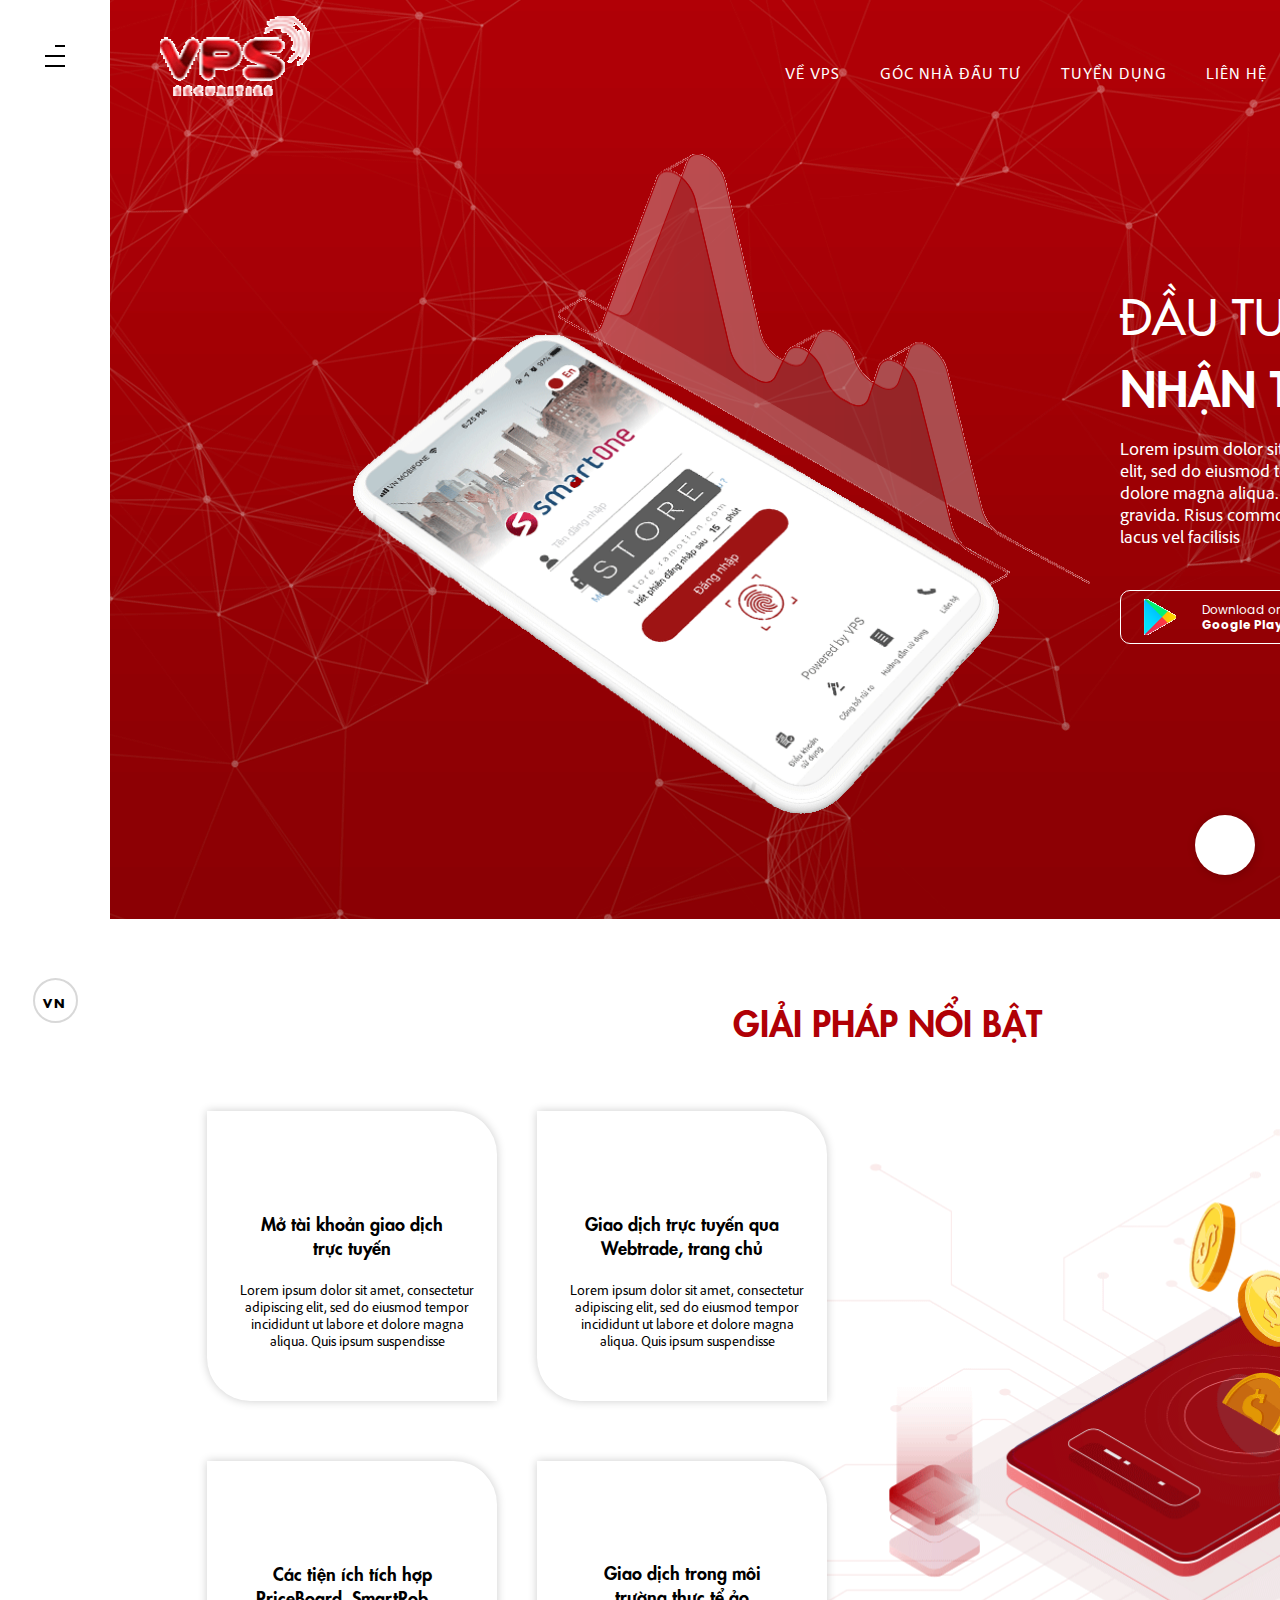
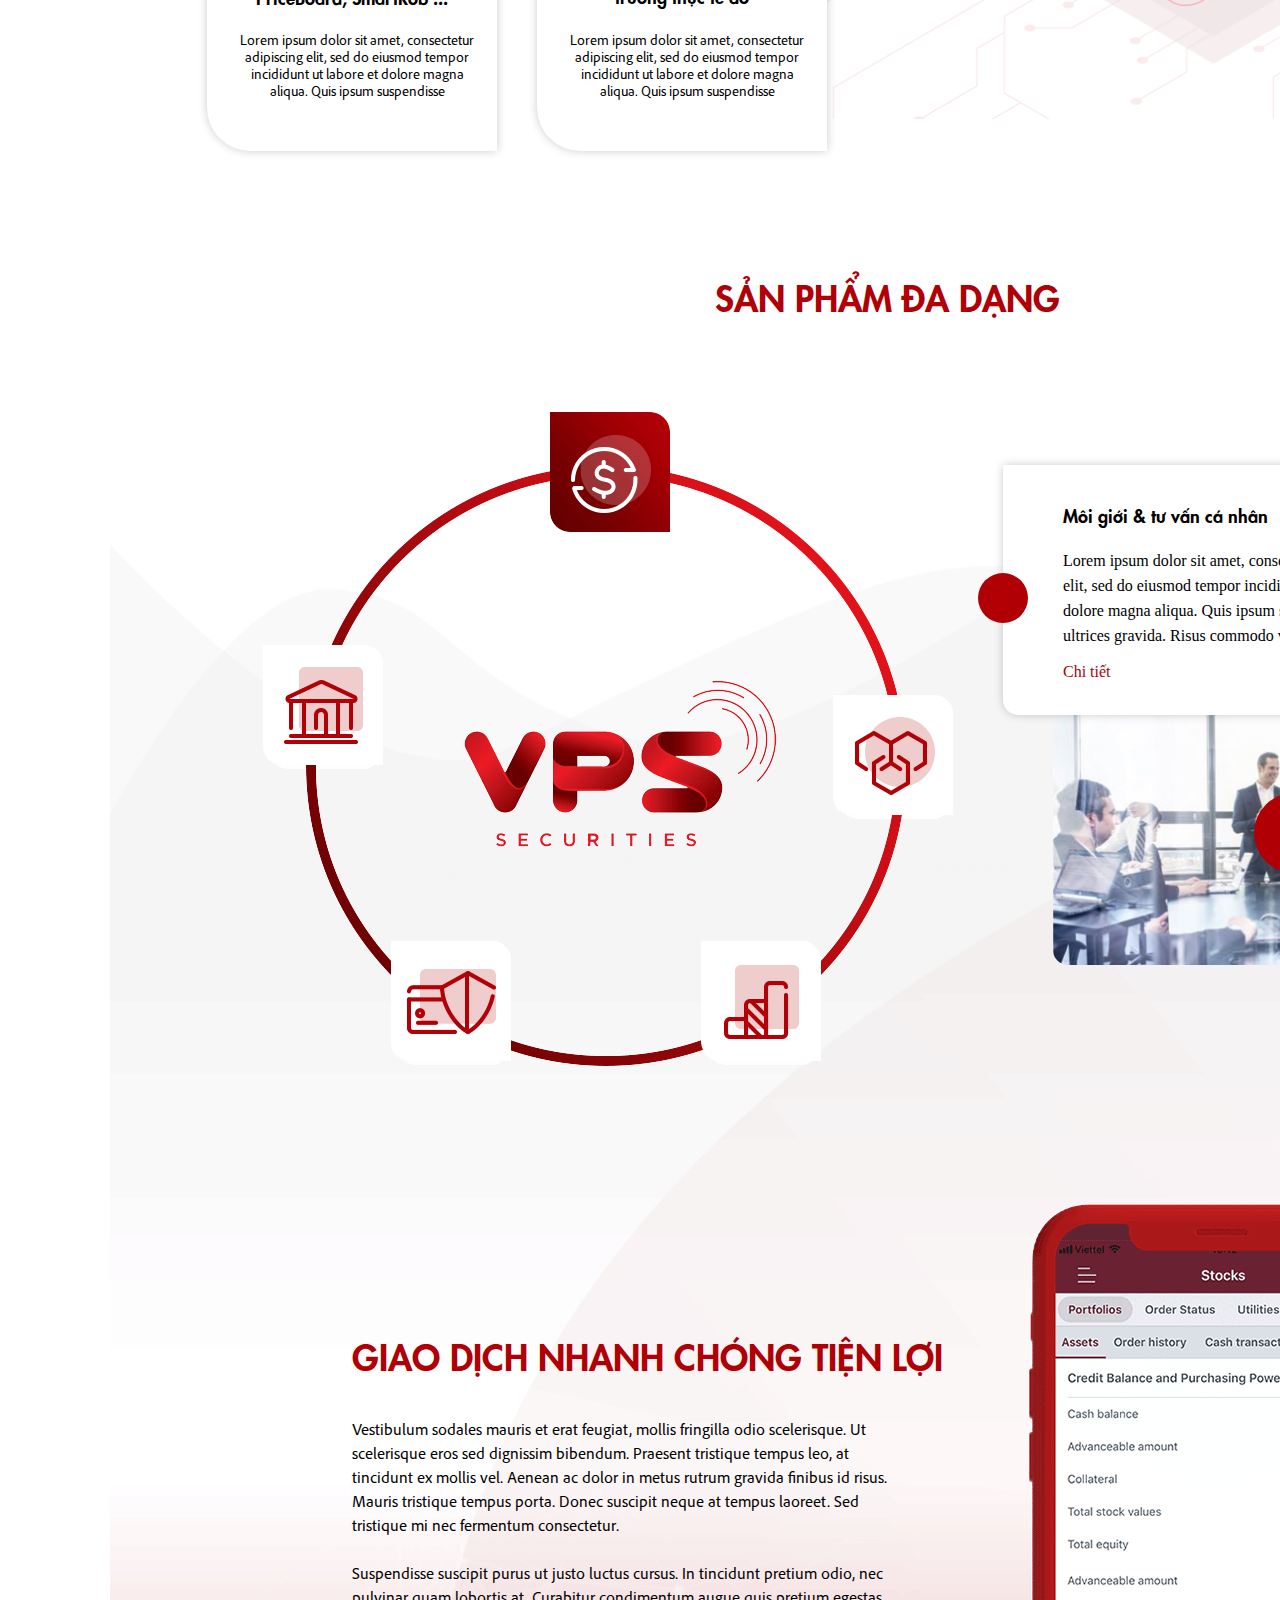
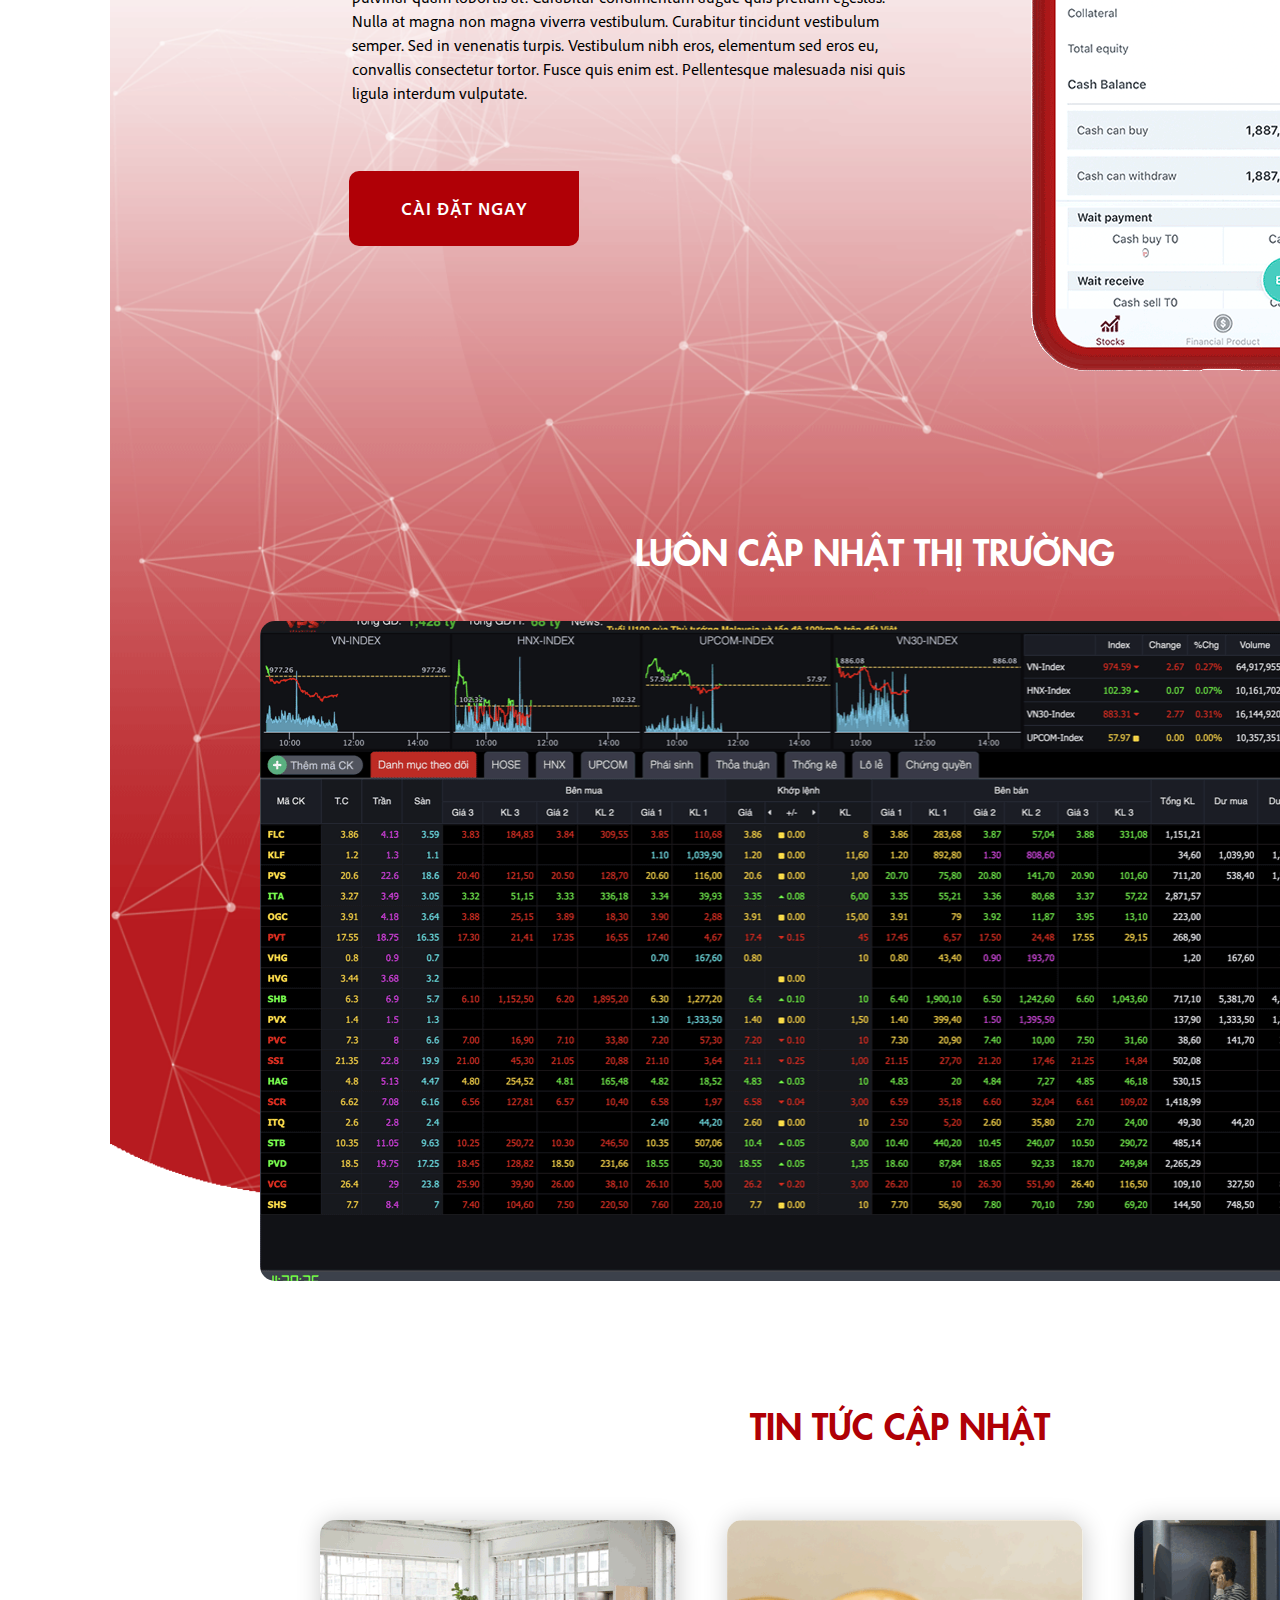
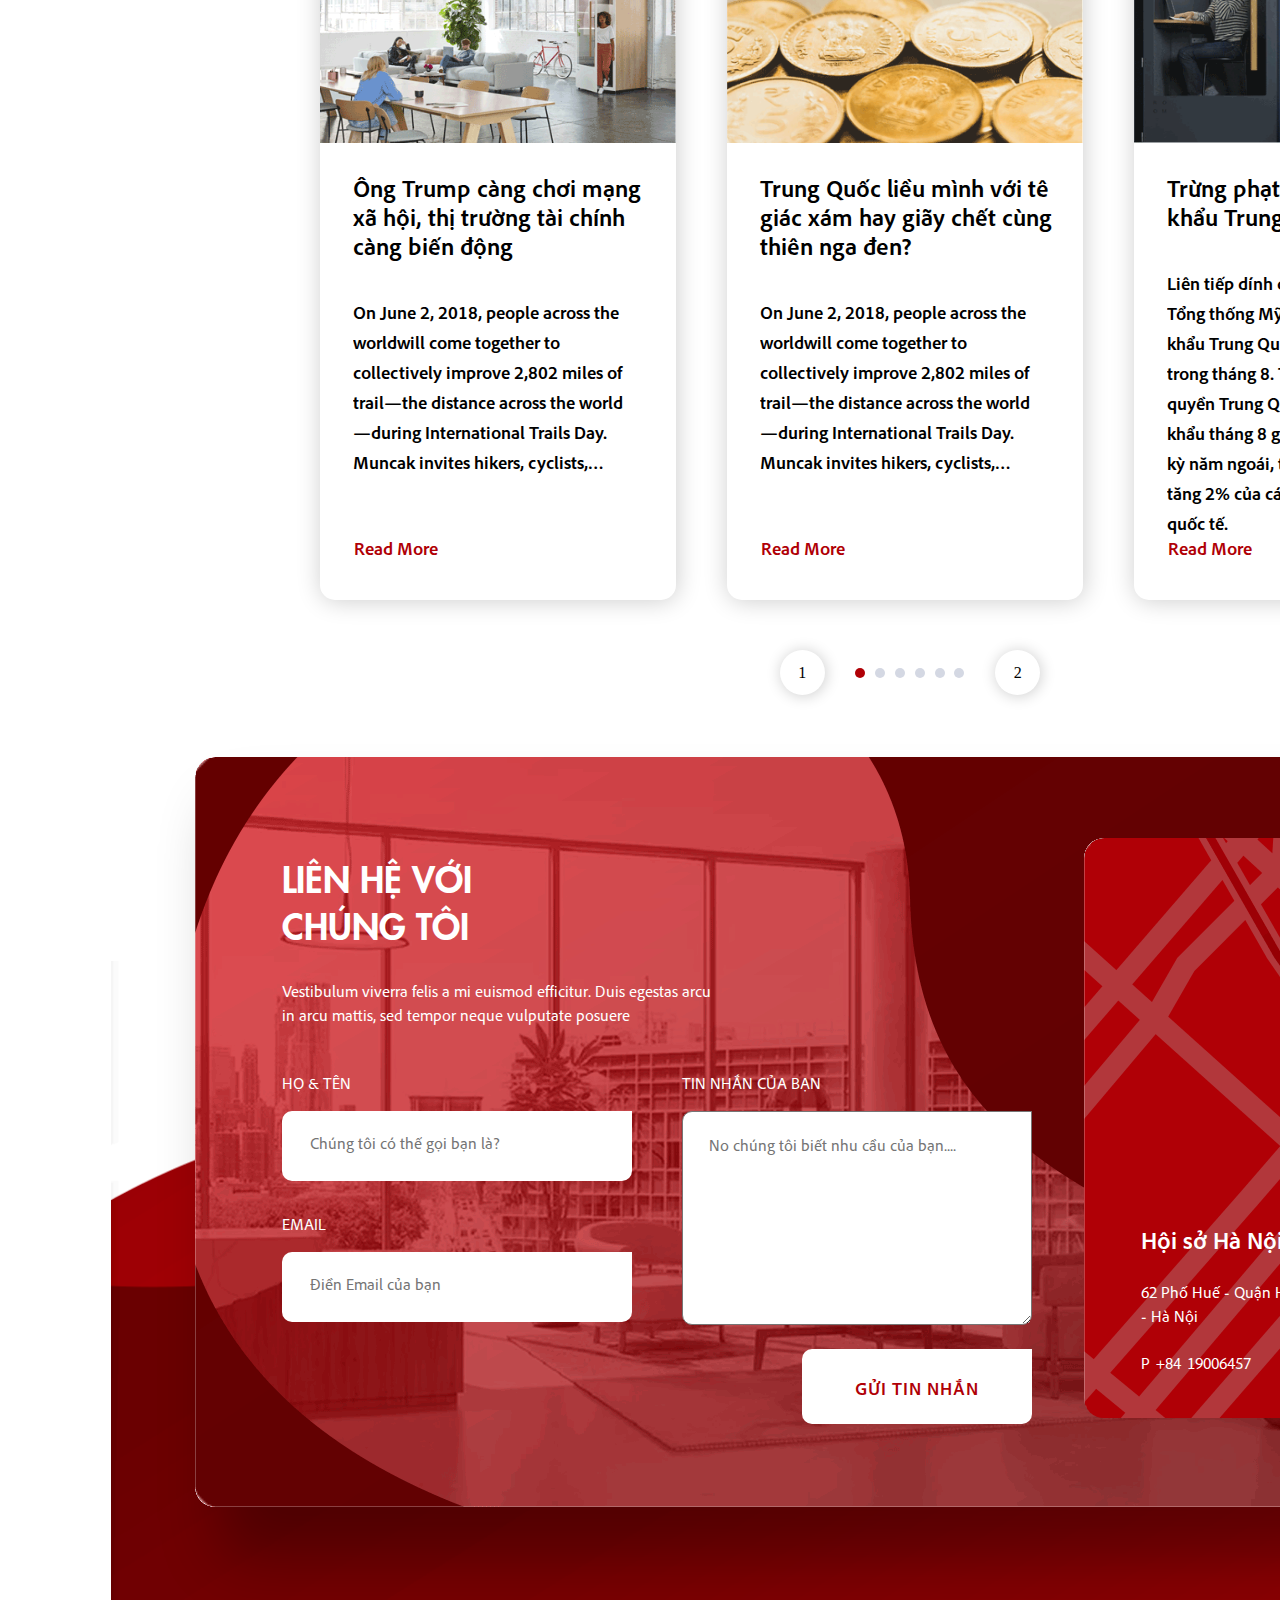
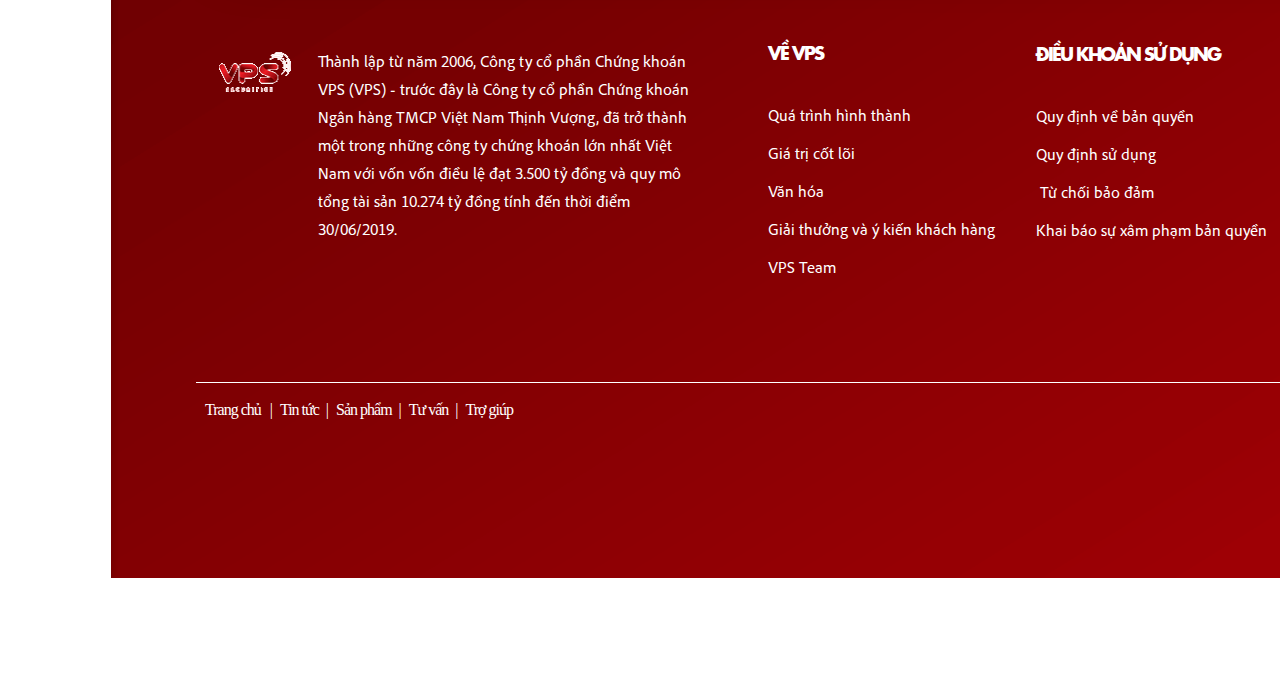
<file: index.html>
<!DOCTYPE html>
<html lang="en">
  <head>
    <meta charset="UTF-8" />
    <meta name="viewport" content="width=device-width, initial-scale=1.0" />
    <meta http-equiv="X-UA-Compatible" content="ie=edge" />
    <title>Ecommage</title>
    <link rel="stylesheet" href="./css/style.css" />
    <link
      rel="stylesheet"
      href="https://use.fontawesome.com/releases/v5.5.0/css/all.css"
      integrity="sha384-B4dIYHKNBt8Bc12p+WXckhzcICo0wtJAoU8YZTY5qE0Id1GSseTk6S+L3BlXeVIU"
      crossorigin="anonymous"
    />
  </head>
  <body>
    <!-- Left Menu -->
    <div class="menu__left">
      <div class="menu__container">
        <div class="menu__btn">    
            <div class="line"></div>
            <div class="line"></div>
            <div class="line"></div>
        </div>
        <div class="menu__social">
          <div class="social__group">
            <i class="fas fa-search"></i>
            <i class="fab fa-facebook-f"></i>
          </div>
          <div class="social__group2">
            <i class="fab fa-linkedin-in"></i>
            <div class="menu__vn"><span>VN</spa></div>
          </div>
        </div>
        
      </div>
    </div>

    <!-- Header Page -->
    <header>
      <img class="header__bg" src="./img/header-bg.png" alt="">

      <!-- header menu -->
      <nav class="header__nav">
        <div class="header__brand">
          <img src="./img/logo.png" alt="" />
        </div>
        <ul class="header__links">
          <li class="header__item">
            <a href="#" class="header__link">VỀ VPS</a>
          </li>
          <li class="header__item">
            <a href="#" class="header__link">GÓC NHÀ ĐẦU TƯ</a>
          </li>
          <li class="header__item">
            <a href="#" class="header__link">TUYỂN DỤNG</a>
          </li>
          <li class="header__item">
            <a href="#" class="header__link">LIÊN HỆ</a>
          </li>
          <li class="header__item">
            <button type="button" class="header__SignUp" >TẠO TÀI KHOẢN <i class="fas fa-arrow-right"></i></button>
          </li>
        </ul>
      </nav>

      <!-- header page -->
      <div class="header__main">
        <!-- header image -->
        <div class="header__img">
            <img  src="./img/header-phone.png" alt="" />
            <img  src="./img/vectorSmart.png" alt="">
        </div>

        <!-- header__content -->
        <div class="header__content">
          <div class="header__text">
            <h1 class="mb_35">ĐẦU TƯ ẢO</h1>
            <h1>NHẬN TIỀN THẬT</h1>
            <p>
              Lorem ipsum dolor sit amet, consectetur adipiscing elit, sed do
              eiusmod tempor incididunt ut labore et dolore magna aliqua. Quis
              ipsum suspendisse ultrices gravida. Risus commodo viverra maecenas
              accumsan lacus vel facilisis
            </p>
          </div>
          <div class="header__btnGroup">
            <div class="header__btn">
                <img src="./img/ggplay.png" alt="">
                <div class="header__btnText">
                    <p>Download on</p>
                    <strong>Google Play</strong>
                </div>
            </div>
            <div class="header__btn">
                    <img src="./img/Apple2.png" alt="">
                    <div class="header__btnText">
                        <p>Download on</p>
                        <strong>App Store</strong>
                    </div>
                </div>
          </div>
        </div>
      </div>

    </header>

    <!-- solution -->
    <section id="solution">
      <h1>GIẢI PHÁP NỔI BẬT</h1>
      <div class="solution__container">
        <!-- solution item -->
        <div class="solution__wrapper">
          <!-- solution item -->
          <div class="solution__item">
            <div class="item__container">
                <img src="./img/item_logo1.png" alt="">
                <h4>Mở tài khoản giao dịch trực tuyến</h4>
                <p>
                  Lorem ipsum dolor sit amet, consectetur adipiscing elit, sed do
                  eiusmod tempor incididunt ut labore et dolore magna aliqua. Quis
                  ipsum suspendisse
                  </p>
            </div>
          </div>
          <!-- solution item -->
          <div class="solution__item">
            <div class="item__container">
                <img src="./img/item_logo2.png" alt="">
                <h4>Giao dịch trực tuyến qua Webtrade, trang chủ</h4>
                <p>
                  Lorem ipsum dolor sit amet, consectetur adipiscing elit, sed do
                  eiusmod tempor incididunt ut labore et dolore magna aliqua. Quis
                  ipsum suspendisse
                </p>
            </div>
          </div>
          <!-- solution item -->
          <div class="solution__item">
            <div class="item__container">
                <img src="./img/solution_img3.png" alt="">
                <h4>Các tiện ích tích hợp PriceBoard, SmartRob ...</h4>
                <p>
                  Lorem ipsum dolor sit amet, consectetur adipiscing elit, sed do
                  eiusmod tempor incididunt ut labore et dolore magna aliqua. Quis
                  ipsum suspendisse
                </p>
            </div>
          </div>
          <!-- solution item -->
          <div class="solution__item">
            <div class="item__container">
                <img src="./img/solution_img4.png" alt="">
                <h4>Giao dịch trong môi trường thực tể ảo</h4>
                <p>
                  Lorem ipsum dolor sit amet, consectetur adipiscing elit, sed do
                  eiusmod tempor incididunt ut labore et dolore magna aliqua. Quis
                  ipsum suspendisse
                </p>
              </div>
            </div>
        </div>

        <!-- solution image -->
        <div class="solution__image">
          <img src="./img/solution_img.png" alt="" />
        </div>
      </div>
    </section>

    <!-- products -->
    <section id="product">
      <h1>SẢN PHẨM ĐA DẠNG</h1>
      <div class="product__wrapper">
        <div class="product__img">
          <img src="./img/product_img.png" alt="" />
        </div>

        <!-- product content -->
        <div class="product__content">
            <!-- product detail -->
          <div class="product__text">
            <h4>Môi giới & tư vấn cá nhân</h4>
            <p>Lorem ipsum dolor sit amet, consectetur adipiscing elit, sed do eiusmod tempor incididunt ut labore et dolore magna aliqua. Quis ipsum suspendisse ultrices gravida. Risus commodo viverra maecenas</p>
            <a href="#">Chi tiết <i class="fas fa-arrow-right"></i></a>
          </div>

          <!-- product clip -->
          <div class="product__clip">
            <img src="./img/product.jpg" alt="">
            <div class="product__playBtn"><i class="fas fa-play"></i></div>
          </div>

        </div>
      </div>
    </section>

    <!-- negotiate -->
    <section id="negotiate">
     <div class="negotiate__container">
          <div class="negotiate__content">
            <h1>GIAO DỊCH NHANH CHÓNG TIỆN LỢI</h1>
              <p>
                Vestibulum sodales mauris et erat feugiat, mollis fringilla odio scelerisque. Ut scelerisque eros sed dignissim bibendum. Praesent tristique tempus leo, at tincidunt ex mollis vel. Aenean ac dolor in metus rutrum gravida finibus id risus. Mauris tristique tempus porta. Donec suscipit neque at tempus laoreet. Sed tristique mi nec fermentum consectetur. 
                <br><br>
                  
Suspendisse suscipit purus ut justo luctus cursus. In tincidunt pretium odio, nec pulvinar quam lobortis at. Curabitur condimentum augue quis pretium egestas. Nulla at magna non magna viverra vestibulum. Curabitur tincidunt vestibulum semper. Sed in venenatis turpis. Vestibulum nibh eros, elementum sed eros eu, convallis consectetur tortor. Fusce quis enim est. Pellentesque malesuada nisi quis ligula interdum vulputate.
              </p>
            <button class="negotiate__btn btn">
              CÀI ĐẶT NGAY <i class="fas fa-arrow-right"></i>
            </button>
          </div>
    
          <div class="negotiate__img">
            <img src="./img/phone-done.png" alt="" />
          </div>
     </div>

     <img class="main__bg" src="./img/main-bg.png" alt="">
    </section>

    <!-- Update -->
    <section id="update">
      <h1>LUÔN CẬP NHẬT THỊ TRƯỜNG</h1>
      <div class="update__img"><img src="./img/update.png" alt="" /></div>
    </section>

    <!-- carousel-news -->
    <section id="carousel">
      <h1>TIN TỨC CẬP NHẬT</h1>

      <!-- cards -->
      <div class="carousel__container">
        <!-- card -->
        <div class="carousel__card">
            <img src="./img/carousel1.png" alt="" />
            <div class="carousel__wrapper">
              <h4>
                Ông Trump càng chơi mạng xã hội, thị trường tài chính càng biến động
              </h4>
              <p>
                On June 2, 2018, people across the worldwill come together to collectively improve 2,802 miles of trail—the distance across the world—during International  Trails Day. Muncak invites hikers, cyclists,…
              </p>
              <a href="#" class="carousel__link">Read More</a>
            </div>
          </div>

          <!-- card -->
        <div class="carousel__card">
              <img src="./img/carousel2.png" alt="" />
              <div class="carousel__wrapper" >
                <h4>
                  Trung Quốc liều mình với tê giác xám hay giãy chết cùng thiên nga đen?
                </h4>
                <p>
                  On June 2, 2018, people across the worldwill come together to collectively improve 2,802 miles of trail—the distance across the world—during International  Trails Day. Muncak invites hikers, cyclists,…
                </p>
                <a href="#" class="carousel__link">Read More</a>
               </div>
           </div>

        <!-- card -->
        <div class="carousel__card">
            <img src="./img/carousel3.png" alt="" />
            <div class="carousel__wrapper" >
              <h4>
                Trừng phạt của Trump, xuất khẩu Trung Quốc tụt dốc
              </h4>
              <p>
                Liên tiếp dính đòn trừng phạt của Tổng thống Mỹ Donald Trump, xuất khẩu Trung Quốc sụt giảm đáng kể trong tháng 8. Theo CNBC, chính quyền Trung Quốc cho biết xuất khẩu tháng 8 giảm 1% so với cùng kỳ năm ngoái, trái ngược với dự báo tăng 2% của các chuyên gia kinh tế quốc tế. 
              </p>
              <a href="#" class="carousel__link">Read More</a>
          </div>
        </div>
      </div>

      <!-- list -->
      <div class="carousel__btn">
       <div class="carousel__containdots">
          <div class="carousel__Left bbtn">1</div>
          <ul class="carousel__dots">
            <li class="carousel__item"></li>
            <li class="carousel__item"></li>
            <li class="carousel__item"></li>
            <li class="carousel__item"></li>
            <li class="carousel__item"></li>
            <li class="carousel__item"></li>
          </ul>
          <div class="carousel__Right bbtn">2</div>
       </div>
      </div>
    </section>

    <!-- contact -->
    <section id="contact">
      <!-- contact form -->
      <div class="contact__container">
        <div class="contact__form">
          <h1>LIÊN HỆ VỚI CHÚNG TÔI</h1>
          <p>
            Vestibulum viverra felis a mi euismod efficitur. Duis egestas arcu in arcu mattis, sed tempor neque vulputate posuere 
          </p>
          <form>
            <div class="contact__info">
              <label>HỌ & TÊN</label>
              <input type="text" placeholder="Chúng tôi có thể gọi bạn là?" />
  
              <label>EMAIL</label>
              <input type="email" placeholder="Điền Email của bạn" />
            </div>
            <div class="contact__message">
              <label>TIN NHẮN CỦA BẠN</label>
              <textarea placeholder="No chúng tôi biết nhu cầu của bạn...." name="message" id="" cols="30" rows="3"></textarea>
            </div>
            <button class="contact__btn">
                GỬI TIN NHẮN <i class="fas fa-arrow-right"></i>
            </button>
          </form>
          
        </div>
  
        <!-- contact map -->
        <div class="contact__map">
          <div class="map__content">
            <h4>Hội sở Hà Nội</h4>
            <p>62 Phố Huế - Quận Hai Bà Trưng - Hà Nội</p>
            <p>P <span>+84 </span>19006457</p>
          </div>
          <div class="map__btn">THĂM QUAN VĂN PHÒNG VPS</div>
        </div>
      </div>
    </section>

    <!-- footer -->
    <footer>
      <div class="footer__container">
        <!-- company -->
        <div class="footer__company">
          <img src="./img/Untitled-1.png" alt="" />
          <p>
              Thành lập từ năm 2006, Công ty cổ phần Chứng khoán VPS (VPS) - trước đây là Công ty cổ phần Chứng khoán Ngân hàng TMCP Việt Nam Thịnh Vượng, đã trở thành một trong những công ty chứng khoán lớn nhất Việt Nam với vốn vốn điều lệ đạt 3.500 tỷ đồng và quy mô tổng tài sản 10.274 tỷ đồng tính đến thời điểm 30/06/2019.
          </p>
        </div>

        <!-- about -->
        <div class="footer__about">
          <h4>VỀ VPS</h4>
          <ul>
            <li><a href="#">Quá trình hình thành</a></li>
            <li><a href="#">Giá trị cốt lõi</a></li>
            <li><a href="#">Văn hóa</a></li>
            <li><a href="#">Giải thưởng và ý kiến khách hàng</a></li>
            <li><a href="#">VPS Team</a></li>
          </ul>
        </div>

        <!-- use -->
        <div class="footer__use">
          <h4>ĐIỀU KHOẢN SỬ DỤNG</h4>
          <ul>
            <li><a href="#">Quy định về bản quyền</a></li>
            <li><a href="#">Quy định sử dụng</a></li>
            <li><a href="#">Từ chối bảo đảm</a></li>
            <li><a href="#">Khai báo sự xâm phạm bản quyền</a></li>
          </ul>
        </div>

        <!-- Follow vps -->
        <div class="footer__follow">
          <h4>FOLLOW VPS</h4>
          <ul class="footer__info">
            <li><span><img src="./img/phone-icon2.png" alt=""></span>+84 19006457 / +84(0)24 39743656</li>
            <li><span><img src="./img/mail.png" alt=""></span>hotrokhachhang@vps.com.vn</li>
            <li><span><img src="./img/place2.png" alt=""></span>362 Phố Huế - Quận Hai Bà Trưng - Hà Nội</li>
          </ul>
          <div class="footer__social">
            <div class="social__icon"><i class="fab fa-facebook-f"></i></div>
            <div class="social__icon"><i class="fab fa-linkedin-in"></i></div>
          </div>
          <div class="footer__message"><img src="./img/message-icon.png" alt=""></div>
        </div>
        <div class="footer__nav">
          <ul>
            <li><a href="#">Trang chủ</a></li>|
            <li><a href="#">Tin tức</a></li>|
            <li><a href="#">Sản phẩm</a></li>|
            <li><a href="#">Tư vấn</a></li>|
            <li><a href="#">Trợ giúp</a></li>
          </ul>
          <p>Copyright © 2019 VPS, All rights reserved.</p>
        </div>
      </div>
      <img class="bg" src="./img/footer.png" alt="">
    </footer>

    <!-- button scrollTop -->
    <div class="btn__scrollTop">
      <a href="#"><i class="fas fa-arrow-up"></i></a>
    </div>
  </body>
</html>
</file>
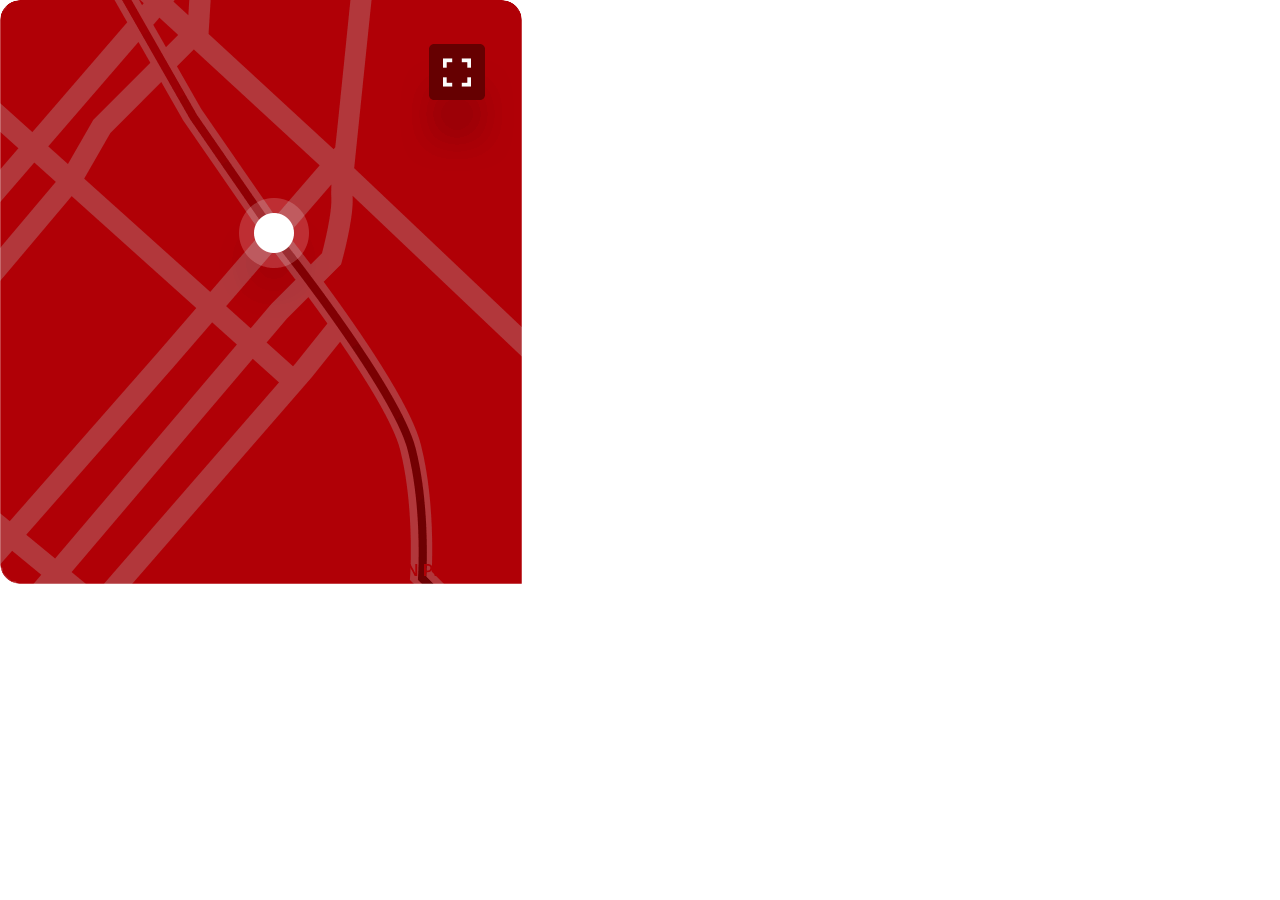
<file: index2.html>
<!DOCTYPE html>
<html lang="en">
  <head>
    <meta charset="UTF-8" />
    <meta name="viewport" content="width=device-width, initial-scale=1.0" />
    <meta http-equiv="X-UA-Compatible" content="ie=edge" />
    <title>Document</title>
    <link rel="stylesheet" href="./style.css" />
  </head>
  <body>
    <img src="./img/map.png" alt="" />
  </body>
</html>
</file>
<file: css/style.css>
@import url("https://fonts.googleapis.com/css?family=Poppins&display=swap");
* {
  margin: 0;
  padding: 0;
  -webkit-box-sizing: border-box;
          box-sizing: border-box;
  text-decoration: none;
  list-style: none;
}

@font-face {
  font-family: AdobeRegular;
  src: url(./../font/Adobe/AdobeClean-Regular.otf) format("truetype");
}

@font-face {
  font-family: AdobeBold;
  src: url(./../font/Adobe/AdobeClean-Bold.otf) format("truetype");
}

@font-face {
  font-family: ElleBold;
  src: url(./../font/Elle/Elle-Futura-Bold.otf) format("truetype");
}

@font-face {
  font-family: ElleHeavy;
  src: url(./../font/Elle/Elle-Futura-Heavy.otf) format("truetype");
}

@font-face {
  font-family: ElleMedium;
  src: url(./../font/Elle/Elle-Futura-Medium.otf) format("truetype");
}

.mb_35 {
  font-family: ElleMedium;
  font-size: 48px;
  font-weight: 300;
  color: white;
  margin-bottom: -3px;
}

.bbtn {
  width: 45px;
  height: 45px;
  border-radius: 50%;
  background-color: red;
}

body {
  display: -ms-grid;
  display: grid;
  -ms-grid-columns: 110px 1425px 145px;
      grid-template-columns: 110px 1425px 145px;
  -ms-grid-rows: minmax(10vh, auto);
      grid-template-rows: minmax(10vh, auto);
}

body .menu__left {
  -ms-grid-column: 1;
  -ms-grid-column-span: 1;
  grid-column: 1/2;
  -ms-grid-row: 1;
  -ms-grid-row-span: 1;
  grid-row: 1/2;
}

body header {
  -ms-grid-column: 2;
  -ms-grid-column-span: 1;
  grid-column: 2/3;
  -ms-grid-row: 1;
  grid-row: 1;
}

body #solution {
  -ms-grid-column: 2;
  -ms-grid-column-span: 1;
  grid-column: 2/3;
  -ms-grid-row: 2;
  grid-row: 2;
}

body #product {
  -ms-grid-column: 2;
  -ms-grid-column-span: 1;
  grid-column: 2/3;
  -ms-grid-row: 3;
  grid-row: 3;
}

body #negotiate {
  -ms-grid-column: 2;
  -ms-grid-column-span: 1;
  grid-column: 2/3;
  -ms-grid-row: 4;
  grid-row: 4;
}

body #update {
  -ms-grid-column: 2;
  -ms-grid-column-span: 1;
  grid-column: 2/3;
  -ms-grid-row: 5;
  grid-row: 5;
}

body #carousel {
  -ms-grid-column: 2;
  -ms-grid-column-span: 1;
  grid-column: 2/3;
  -ms-grid-row: 6;
  grid-row: 6;
}

body #contact {
  -ms-grid-column: 2;
  -ms-grid-column-span: 1;
  grid-column: 2/3;
  -ms-grid-row: 7;
  grid-row: 7;
}

body footer {
  -ms-grid-column: 2;
  -ms-grid-column-span: 1;
  grid-column: 2/3;
  -ms-grid-row: 8;
  grid-row: 8;
}

.menu__left {
  width: 100%;
  height: 100%;
  font-family: ElleBold;
}

.menu__left .menu__container {
  height: 980px;
  margin-top: 41px;
  display: -webkit-box;
  display: -ms-flexbox;
  display: flex;
  -webkit-box-pack: start;
      -ms-flex-pack: start;
          justify-content: flex-start;
  -webkit-box-align: center;
      -ms-flex-align: center;
          align-items: center;
  -ms-flex-wrap: none;
      flex-wrap: none;
  -webkit-box-orient: vertical;
  -webkit-box-direction: normal;
      -ms-flex-direction: column;
          flex-direction: column;
  text-align: center;
}

.menu__left .menu__container .menu__btn {
  width: 20px;
  height: auto;
}

.menu__left .menu__container .menu__btn .line {
  width: 100%;
  height: 2px;
  background-color: black;
  margin: 4px 0;
  float: right;
}

.menu__left .menu__container .menu__btn .line:nth-child(1) {
  width: 50%;
}

.menu__left .menu__container .menu__social {
  margin-top: 28px;
}

.menu__left .menu__container .menu__social .social__group {
  height: 432px;
  display: -webkit-box;
  display: -ms-flexbox;
  display: flex;
  -webkit-box-pack: justify;
      -ms-flex-pack: justify;
          justify-content: space-between;
  -webkit-box-align: center;
      -ms-flex-align: center;
          align-items: center;
  -ms-flex-wrap: none;
      flex-wrap: none;
  -webkit-box-orient: vertical;
  -webkit-box-direction: normal;
      -ms-flex-direction: column;
          flex-direction: column;
}

.menu__left .menu__container .menu__social .social__group i {
  font-size: 20px;
}

.menu__left .menu__container .menu__social .social__group2 {
  margin-top: 19px;
  height: 473px;
  display: -webkit-box;
  display: -ms-flexbox;
  display: flex;
  -webkit-box-pack: justify;
      -ms-flex-pack: justify;
          justify-content: space-between;
  -webkit-box-align: center;
      -ms-flex-align: center;
          align-items: center;
  -ms-flex-wrap: none;
      flex-wrap: none;
  -webkit-box-orient: vertical;
  -webkit-box-direction: normal;
      -ms-flex-direction: column;
          flex-direction: column;
}

.menu__left .menu__container .menu__social .social__group2 i {
  font-size: 19px;
}

.menu__left .menu__container .menu__social .social__group2 .menu__vn {
  height: 45px;
  width: 45px;
  border-radius: 50%;
  position: relative;
  border: 2px solid rgba(126, 125, 125, 0.3);
  position: relative;
}

.menu__left .menu__container .menu__social .social__group2 .menu__vn span {
  position: absolute;
  top: 50%;
  left: 50%;
  font-family: ElleBold;
  font-size: 12px;
  font-weight: none;
  color: none;
  -webkit-transform: translate(-50%, -50%);
          transform: translate(-50%, -50%);
  letter-spacing: 2px;
}

header {
  padding: 16px 0;
  position: relative;
}

header .header__bg {
  position: absolute;
  top: 0;
  left: 0;
  z-index: -99;
}

header .header__nav {
  display: -webkit-box;
  display: -ms-flexbox;
  display: flex;
  -webkit-box-pack: justify;
      -ms-flex-pack: justify;
          justify-content: space-between;
  -webkit-box-align: none;
      -ms-flex-align: none;
          align-items: none;
  -ms-flex-wrap: wrap;
      flex-wrap: wrap;
}

header .header__nav .header__brand {
  margin-left: 50px;
}

header .header__nav .header__brand img {
  width: 150px;
  height: 80px;
}

header .header__nav .header__links {
  width: 750px;
  margin-top: 35px;
  display: -webkit-box;
  display: -ms-flexbox;
  display: flex;
  -webkit-box-pack: justify;
      -ms-flex-pack: justify;
          justify-content: space-between;
  -webkit-box-align: center;
      -ms-flex-align: center;
          align-items: center;
  -ms-flex-wrap: wrap;
      flex-wrap: wrap;
}

header .header__nav .header__links .header__item .header__link {
  font-family: AdobeRegular;
  font-size: 16px;
  font-weight: 500;
  color: white;
  letter-spacing: 1px;
}

header .header__nav .header__links .header__item .header__SignUp {
  font-family: AdobeBold;
  font-size: 18px;
  font-weight: none;
  color: #b00006;
  height: 50px;
  width: 228px;
  margin-top: -5px;
  background-color: white;
  text-align: center;
  border: none;
  border-radius: 13px 0 13px 13px;
  -webkit-box-shadow: 1px 1px 15px rgba(0, 0, 0, 0.3);
          box-shadow: 1px 1px 15px rgba(0, 0, 0, 0.3);
}

header .header__main {
  display: -webkit-box;
  display: -ms-flexbox;
  display: flex;
  -webkit-box-pack: justify;
      -ms-flex-pack: justify;
          justify-content: space-between;
  -webkit-box-align: center;
      -ms-flex-align: center;
          align-items: center;
  -ms-flex-wrap: wrap;
      flex-wrap: wrap;
}

header .header__main .header__img {
  margin-top: 125px;
  position: relative;
}

header .header__main .header__img img {
  margin: 109px 0 0 242px;
  width: 648px;
  height: 481px;
}

header .header__main .header__img img:nth-child(2) {
  position: absolute;
  width: 532px;
  height: 480px;
  top: -180px;
  right: -90px;
  z-index: -1;
  opacity: 0.6;
}

header .header__main .header__content {
  width: 410px;
  height: auto;
  margin: 0 5px;
}

header .header__main .header__content .header__text h1:nth-child(2) {
  font-family: ElleHeavy;
  font-size: 48px;
  font-weight: none;
  color: white;
}

header .header__main .header__content .header__text p {
  margin-top: 20px;
  margin-bottom: 40px;
  font-family: AdobeRegular;
  font-size: 18px;
  font-weight: none;
  color: white;
}

header .header__main .header__content .header__btnGroup {
  display: -webkit-box;
  display: -ms-flexbox;
  display: flex;
  -webkit-box-pack: justify;
      -ms-flex-pack: justify;
          justify-content: space-between;
  -webkit-box-align: none;
      -ms-flex-align: none;
          align-items: none;
  -ms-flex-wrap: wrap;
      flex-wrap: wrap;
}

header .header__main .header__content .header__btnGroup .header__btn {
  font-family: "Poppins", sans-serif;
  font-size: 12px;
  font-weight: none;
  color: white;
  height: 54px;
  width: 192px;
  border: 1px solid white;
  display: -webkit-box;
  display: -ms-flexbox;
  display: flex;
  -webkit-box-pack: none;
      -ms-flex-pack: none;
          justify-content: none;
  -webkit-box-align: center;
      -ms-flex-align: center;
          align-items: center;
  -ms-flex-wrap: none;
      flex-wrap: none;
  border-radius: 10px;
  cursor: pointer;
}

header .header__main .header__content .header__btnGroup .header__btn img {
  margin: 0 23px;
}

header .header__main .header__content .header__btnGroup .header__btn .header__btnText {
  margin-left: 3px;
  line-height: 15px;
}

#solution {
  margin-bottom: 50px;
  width: 100%;
}

#solution h1 {
  text-align: center;
  margin: -30px 0 0px 130px;
  font-family: ElleHeavy;
  font-size: 36px;
  font-weight: none;
  color: #b00006;
}

#solution .solution__container {
  display: -webkit-box;
  display: -ms-flexbox;
  display: flex;
  width: 110%;
  height: auto;
  padding: 44px 0 0 57px;
}

#solution .solution__container .solution__wrapper {
  -webkit-box-flex: 50%;
      -ms-flex: 50%;
          flex: 50%;
  width: 750px;
  display: -webkit-box;
  display: -ms-flexbox;
  display: flex;
  -webkit-box-pack: start;
      -ms-flex-pack: start;
          justify-content: flex-start;
  -webkit-box-align: center;
      -ms-flex-align: center;
          align-items: center;
  -ms-flex-wrap: wrap;
      flex-wrap: wrap;
}

#solution .solution__container .solution__wrapper .solution__item {
  z-index: 1;
  background-color: #fff;
  -webkit-box-shadow: 0px 0px 10px rgba(0, 0, 0, 0.2);
          box-shadow: 0px 0px 10px rgba(0, 0, 0, 0.2);
  margin: 20px 0px 40px 40px;
  border-radius: 0 15% 0 15%;
  width: 290px;
  height: 290px;
  z-index: 1;
}

#solution .solution__container .solution__wrapper .solution__item .item__container {
  padding-top: 39px;
  padding-bottom: 30px;
  height: 271px;
  display: -webkit-box;
  display: -ms-flexbox;
  display: flex;
  -webkit-box-pack: justify;
      -ms-flex-pack: justify;
          justify-content: space-between;
  -webkit-box-align: center;
      -ms-flex-align: center;
          align-items: center;
  -ms-flex-wrap: none;
      flex-wrap: none;
  -webkit-box-orient: vertical;
  -webkit-box-direction: normal;
      -ms-flex-direction: column;
          flex-direction: column;
  text-align: center;
}

#solution .solution__container .solution__wrapper .solution__item .item__container h4 {
  font-family: ElleHeavy;
  font-size: 18px;
  font-weight: none;
  color: none;
  width: 70%;
  line-height: 24px;
}

#solution .solution__container .solution__wrapper .solution__item .item__container p {
  width: 82%;
  margin-left: 11px;
  font-family: AdobeRegular;
  font-size: 14px;
  font-weight: none;
  color: none;
}

#solution .solution__container .solution__image {
  -webkit-box-flex: 60%;
      -ms-flex: 60%;
          flex: 60%;
}

#solution .solution__container .solution__image img {
  margin-top: -33px;
  margin-left: -72px;
  width: 795px;
  height: 661px;
  z-index: -1;
}

#product {
  width: 100%;
}

#product h1 {
  text-align: center;
  margin: 25px 0 90px 130px;
  font-family: ElleHeavy;
  font-size: 36px;
  font-weight: none;
  color: #b00006;
}

#product .product__wrapper {
  width: 100%;
  height: auto;
  margin-left: 148px;
  display: -webkit-box;
  display: -ms-flexbox;
  display: flex;
  -webkit-box-pack: justify;
      -ms-flex-pack: justify;
          justify-content: space-between;
  -webkit-box-align: center;
      -ms-flex-align: center;
          align-items: center;
  -ms-flex-wrap: wrap;
      flex-wrap: wrap;
}

#product .product__wrapper .product__img img {
  width: 700px;
  height: 660px;
  -o-object-fit: contain;
     object-fit: contain;
}

#product .product__wrapper .product__content {
  width: 700px;
  height: 500px;
}

#product .product__wrapper .product__content .product__text {
  position: relative;
  margin-top: -29px;
  margin-left: 20px;
  width: 450px;
  height: 250px;
  border-radius: 0 15px 0 15px;
  background-color: white;
  padding: 35px 60px;
  -webkit-box-shadow: 0px 0px 10px rgba(0, 0, 0, 0.2);
          box-shadow: 0px 0px 10px rgba(0, 0, 0, 0.2);
}

#product .product__wrapper .product__content .product__text::before {
  content: "";
  position: absolute;
  top: 43%;
  left: -25px;
  width: 50px;
  height: 50px;
  border-radius: 50%;
  background-color: #b00006;
}

#product .product__wrapper .product__content .product__text::after {
  content: "";
  position: absolute;
  top: 40%;
  right: -20px;
  translate: 0, -40%;
  width: 50px;
  height: 50px;
  border-radius: 50%;
  background-color: #eeeeee;
}

#product .product__wrapper .product__content .product__text h4 {
  font-family: ElleHeavy;
  font-size: 18px;
  font-weight: none;
  color: none;
}

#product .product__wrapper .product__content .product__text p {
  margin: 20px 0 15px 0;
  font-family: ElleRegular;
  font-size: 16px;
  font-weight: none;
  color: none;
  line-height: 25px;
}

#product .product__wrapper .product__content .product__text a {
  font-family: ElleRegular;
  font-size: 16px;
  font-weight: none;
  color: #b00006;
}

#product .product__wrapper .product__content .product__clip {
  position: relative;
  z-index: -1;
}

#product .product__wrapper .product__content .product__clip img {
  margin-left: 70px;
  margin-top: -20px;
  border-radius: 0 15px 0 15px;
  height: 270px;
  width: 480px;
  -o-object-fit: cover;
     object-fit: cover;
}

#product .product__wrapper .product__content .product__clip .product__playBtn {
  position: absolute;
  top: 45%;
  left: 45%;
  -webkit-transform: translate(-55%, -45%);
          transform: translate(-55%, -45%);
  width: 80px;
  height: 80px;
  border-radius: 50%;
  background-color: #b00006;
}

#product .product__wrapper .product__content .product__clip .product__playBtn i {
  height: 100%;
  color: white;
  font-size: 22px;
  display: -webkit-box;
  display: -ms-flexbox;
  display: flex;
  -webkit-box-pack: center;
      -ms-flex-pack: center;
          justify-content: center;
  -webkit-box-align: center;
      -ms-flex-align: center;
          align-items: center;
  -ms-flex-wrap: none;
      flex-wrap: none;
}

#negotiate {
  width: 100%;
  position: relative;
}

#negotiate .main__bg {
  position: absolute;
  bottom: -968px;
  width: 1680px;
  left: 0;
  z-index: -99;
}

#negotiate .negotiate__container {
  margin-top: 128px;
  margin-left: 242px;
  display: -webkit-box;
  display: -ms-flexbox;
  display: flex;
  -webkit-box-pack: justify;
      -ms-flex-pack: justify;
          justify-content: space-between;
  -webkit-box-align: none;
      -ms-flex-align: none;
          align-items: none;
  -ms-flex-wrap: wrap;
      flex-wrap: wrap;
}

#negotiate .negotiate__container .negotiate__content {
  margin-top: 121px;
  width: 55%;
}

#negotiate .negotiate__container .negotiate__content h1 {
  font-family: ElleHeavy;
  font-size: 36px;
  font-weight: none;
  color: #b00006;
}

#negotiate .negotiate__container .negotiate__content p {
  margin-top: 39px;
  font-family: AdobeRegular;
  font-size: 16px;
  font-weight: none;
  color: none;
  line-height: 24px;
  width: 86%;
}

#negotiate .negotiate__container .negotiate__content .negotiate__btn {
  margin-top: 63px;
  margin-left: -3px;
  text-align: center;
  line-height: 80px;
  letter-spacing: 1px;
  font-family: AdobeBold;
  font-size: 18px;
  font-weight: none;
  color: white;
  height: 75px;
  width: 230px;
  border-radius: 10px 0 10px 10px;
  border: none;
  color: white;
  background-color: #b00006;
}

#negotiate .negotiate__container .negotiate__content .negotiate__btn te i {
  font-size: 23px;
}

#negotiate .negotiate__container .negotiate__img {
  width: 45%;
  padding-left: 25px;
  position: relative;
}

#negotiate .negotiate__container .negotiate__img img {
  border-radius: 60px;
}

#update {
  margin-left: 150px;
}

#update h1 {
  text-align: center;
  margin: 145px 0 45px -45px;
  font-family: ElleHeavy;
  font-size: 36px;
  font-weight: none;
  color: white;
}

#update .update__img {
  height: 660px;
  width: 1280px;
}

#update .update__img img {
  width: 100%;
  height: 100%;
  -o-object-fit: cover;
     object-fit: cover;
  border-radius: 15px;
}

#carousel {
  margin-left: 150px;
}

#carousel h1 {
  text-align: center;
  margin: 113px 0 0 5px;
  font-family: ElleHeavy;
  font-size: 36px;
  font-weight: none;
  color: #b00006;
}

#carousel .carousel__container {
  margin: 70px 45px -20px 60px;
  display: -webkit-box;
  display: -ms-flexbox;
  display: flex;
  -webkit-box-pack: justify;
      -ms-flex-pack: justify;
          justify-content: space-between;
  -webkit-box-align: center;
      -ms-flex-align: center;
          align-items: center;
  -ms-flex-wrap: wrap;
      flex-wrap: wrap;
}

#carousel .carousel__container .carousel__card {
  display: -webkit-box;
  display: -ms-flexbox;
  display: flex;
  -webkit-box-pack: start;
      -ms-flex-pack: start;
          justify-content: flex-start;
  -webkit-box-align: none;
      -ms-flex-align: none;
          align-items: none;
  -ms-flex-wrap: none;
      flex-wrap: none;
  -webkit-box-orient: vertical;
  -webkit-box-direction: normal;
      -ms-flex-direction: column;
          flex-direction: column;
  width: 356px;
  height: 680px;
  overflow: hidden;
  background-color: white;
  border-radius: 15px;
  position: relative;
  -webkit-box-shadow: 1px 1px 25px rgba(0, 0, 0, 0.2);
          box-shadow: 1px 1px 25px rgba(0, 0, 0, 0.2);
}

#carousel .carousel__container .carousel__card img {
  height: 223px;
  width: 100%;
  -o-object-fit: fill;
     object-fit: fill;
  margin-bottom: 35px;
}

#carousel .carousel__container .carousel__card .carousel__wrapper {
  margin: 0 0 0 33px;
}

#carousel .carousel__container .carousel__card .carousel__wrapper h4 {
  margin: 0 31px 35px 0;
  font-family: AdobeBold;
  font-size: 24px;
  font-weight: none;
  color: none;
}

#carousel .carousel__container .carousel__card .carousel__wrapper p {
  margin-right: 44px;
  line-height: 30px;
  overflow: hidden;
  font-family: AdobeBold;
  font-size: 18px;
  font-weight: none;
  color: none;
}

#carousel .carousel__container .carousel__card .carousel__wrapper a {
  position: absolute;
  bottom: 38px;
  left: 34px;
  font-family: AdobeBold;
  font-size: 18px;
  font-weight: none;
  color: none;
  color: #b00006;
}

#carousel .carousel__btn {
  width: 100%;
  display: -webkit-box;
  display: -ms-flexbox;
  display: flex;
  -webkit-box-pack: center;
      -ms-flex-pack: center;
          justify-content: center;
  -webkit-box-align: center;
      -ms-flex-align: center;
          align-items: center;
  -ms-flex-wrap: none;
      flex-wrap: none;
  margin-top: 48px;
}

#carousel .carousel__btn .carousel__containdots {
  margin-left: 25px;
  display: -webkit-box;
  display: -ms-flexbox;
  display: flex;
  -ms-flex-pack: distribute;
      justify-content: space-around;
  -webkit-box-align: center;
      -ms-flex-align: center;
          align-items: center;
  -ms-flex-wrap: none;
      flex-wrap: none;
  width: 291px;
  height: 89px;
}

#carousel .carousel__btn .carousel__containdots .carousel__Left,
#carousel .carousel__btn .carousel__containdots .carousel__Right {
  display: -webkit-box;
  display: -ms-flexbox;
  display: flex;
  -webkit-box-pack: center;
      -ms-flex-pack: center;
          justify-content: center;
  -webkit-box-align: center;
      -ms-flex-align: center;
          align-items: center;
  -ms-flex-wrap: none;
      flex-wrap: none;
  -webkit-box-shadow: 1px 1px 15px rgba(0, 0, 0, 0.2);
          box-shadow: 1px 1px 15px rgba(0, 0, 0, 0.2);
  background-color: #fff;
}

#carousel .carousel__btn .carousel__containdots .carousel__dots {
  width: 109px;
  display: -webkit-box;
  display: -ms-flexbox;
  display: flex;
  -webkit-box-pack: justify;
      -ms-flex-pack: justify;
          justify-content: space-between;
  -webkit-box-align: center;
      -ms-flex-align: center;
          align-items: center;
  -ms-flex-wrap: none;
      flex-wrap: none;
}

#carousel .carousel__btn .carousel__containdots .carousel__dots .carousel__item {
  width: 10px;
  height: 10px;
  border-radius: 50%;
  background-color: #d4d8e3;
}

#carousel .carousel__btn .carousel__containdots .carousel__dots .carousel__item:nth-child(1) {
  background-color: #b00006;
}

#contact {
  margin-top: 40px;
}

#contact .contact__container {
  position: relative;
  border: none;
  margin: 0 50px 0 85px;
  height: 750px;
  border-radius: 20px 0 20px 20px;
  -webkit-box-shadow: 25px 50px 60px rgba(0, 0, 0, 0.3);
          box-shadow: 25px 50px 60px rgba(0, 0, 0, 0.3);
  padding-top: 80px;
  background-image: url("./../img/bg-img.png");
  display: -webkit-box;
  display: -ms-flexbox;
  display: flex;
  -webkit-box-pack: justify;
      -ms-flex-pack: justify;
          justify-content: space-between;
  -webkit-box-align: none;
      -ms-flex-align: none;
          align-items: none;
  -ms-flex-wrap: wrap;
      flex-wrap: wrap;
}

#contact .contact__container .contact__form {
  padding-top: 14px;
  margin-left: 87px;
}

#contact .contact__container .contact__form h1 {
  font-family: ElleHeavy;
  font-size: 36px;
  font-weight: none;
  color: white;
  width: 200px;
  line-height: 47px;
  padding-bottom: 37px;
}

#contact .contact__container .contact__form p {
  font-family: AdobeRegular;
  font-size: 16px;
  font-weight: none;
  color: white;
  width: 55%;
  line-height: 24px;
  padding-bottom: 47px;
}

#contact .contact__container .contact__form form {
  position: relative;
  width: 96%;
  height: 347px;
  display: -webkit-box;
  display: -ms-flexbox;
  display: flex;
  -webkit-box-pack: justify;
      -ms-flex-pack: justify;
          justify-content: space-between;
  -webkit-box-align: none;
      -ms-flex-align: none;
          align-items: none;
  -ms-flex-wrap: wrap;
      flex-wrap: wrap;
}

#contact .contact__container .contact__form form label {
  font-family: AdobeRegular;
  font-size: 16px;
  font-weight: none;
  color: white;
  padding-bottom: 15px;
}

#contact .contact__container .contact__form form input {
  width: 350px;
  height: 70px;
  border: none;
  border-radius: 10px 0 10px 10px;
  margin-bottom: 37px;
}

#contact .contact__container .contact__form form input:placeholder-shown {
  padding: 0 28px;
  font-family: AdobeRegular;
  font-size: 16px;
  font-weight: none;
  color: white;
}

#contact .contact__container .contact__form form .contact__info,
#contact .contact__container .contact__form form .contact__message {
  display: -webkit-box;
  display: -ms-flexbox;
  display: flex;
  -webkit-box-pack: start;
      -ms-flex-pack: start;
          justify-content: flex-start;
  -webkit-box-align: none;
      -ms-flex-align: none;
          align-items: none;
  -ms-flex-wrap: wrap;
      flex-wrap: wrap;
  -webkit-box-orient: vertical;
  -webkit-box-direction: normal;
      -ms-flex-direction: column;
          flex-direction: column;
}

#contact .contact__container .contact__form form .contact__message textarea {
  border-radius: 10px 0 10px 10px;
  height: 214px;
  width: 350px;
}

#contact .contact__container .contact__form form .contact__message textarea:placeholder-shown {
  padding: 27px 26px;
  font-family: AdobeRegular;
  font-size: 16px;
  font-weight: none;
  color: white;
}

#contact .contact__container .contact__form form .contact__btn {
  position: absolute;
  bottom: 0;
  right: 0;
  border-radius: 10px 0 10px 10px;
  width: 230px;
  height: 75px;
  border: none;
  background-color: #fff;
  font-family: AdobeBold;
  font-size: 18px;
  font-weight: none;
  color: #b00006;
  line-height: 82px;
  letter-spacing: 1px;
}

#contact .contact__container .contact__form form .contact__btn i {
  font-size: 22px;
}

#contact .contact__container .contact__map {
  background-image: url("./../img/map.png");
  position: absolute;
  top: 81px;
  right: -119px;
  width: 520px;
  height: 580px;
  border-radius: 20px;
  display: -webkit-box;
  display: -ms-flexbox;
  display: flex;
  -webkit-box-pack: start;
      -ms-flex-pack: start;
          justify-content: flex-start;
  -webkit-box-align: end;
      -ms-flex-align: end;
          align-items: flex-end;
  -ms-flex-wrap: none;
      flex-wrap: none;
}

#contact .contact__container .contact__map span {
  margin: 0 2px;
}

#contact .contact__container .contact__map .map__content {
  position: relative;
  padding-left: 57px;
  padding-bottom: 40px;
  height: 188px;
  width: 283px;
  display: -webkit-box;
  display: -ms-flexbox;
  display: flex;
  -webkit-box-pack: justify;
      -ms-flex-pack: justify;
          justify-content: space-between;
  -webkit-box-align: none;
      -ms-flex-align: none;
          align-items: none;
  -ms-flex-wrap: none;
      flex-wrap: none;
  -webkit-box-orient: vertical;
  -webkit-box-direction: normal;
      -ms-flex-direction: column;
          flex-direction: column;
}

#contact .contact__container .contact__map .map__content h4 {
  font-family: AdobeBold;
  font-size: 24px;
  font-weight: none;
  color: white;
}

#contact .contact__container .contact__map .map__content p {
  line-height: 24px;
  font-family: AdobeRegular;
  font-size: 16px;
  font-weight: none;
  color: white;
}

#contact .contact__container .contact__map .map__btn {
  position: absolute;
  bottom: -27px;
  right: -21px;
  font-family: AdobeBold;
  font-size: 18px;
  font-weight: none;
  color: #b00006;
  padding-top: 6px;
  padding-left: 14px;
  width: 305px;
  height: 75px;
  background-color: white;
  border-radius: 13px 0 13px 13px;
  display: -webkit-box;
  display: -ms-flexbox;
  display: flex;
  -webkit-box-pack: center;
      -ms-flex-pack: center;
          justify-content: center;
  -webkit-box-align: center;
      -ms-flex-align: center;
          align-items: center;
  -ms-flex-wrap: none;
      flex-wrap: none;
}

footer {
  margin-top: 120px;
  margin-left: 110px;
  padding-bottom: 273px;
  position: relative;
}

footer a {
  color: white;
}

footer .bg {
  position: absolute;
  bottom: 114px;
  height: 183%;
  width: 1680px;
  left: -109px;
  z-index: -99;
}

footer .footer__container {
  width: 110%;
  display: -webkit-box;
  display: -ms-flexbox;
  display: flex;
  -webkit-box-pack: start;
      -ms-flex-pack: start;
          justify-content: flex-start;
  -webkit-box-align: none;
      -ms-flex-align: none;
          align-items: none;
  -ms-flex-wrap: wrap;
      flex-wrap: wrap;
}

footer .footer__container h4 {
  font-family: ElleBold;
  font-size: 18px;
  font-weight: none;
  color: white;
  margin-bottom: 47px;
  letter-spacing: -2px;
}

footer .footer__container .footer__company {
  margin-top: 23px;
  display: -webkit-box;
  display: -ms-flexbox;
  display: flex;
  -webkit-box-pack: justify;
      -ms-flex-pack: justify;
          justify-content: space-between;
  -webkit-box-align: none;
      -ms-flex-align: none;
          align-items: none;
  -ms-flex-wrap: wrap;
      flex-wrap: wrap;
}

footer .footer__container .footer__company img {
  width: 72px;
  height: 40px;
  margin: 2px 27px 0 -1px;
  position: relative;
}

footer .footer__container .footer__company p {
  width: 380px;
  line-height: 28px;
  font-family: AdobeRegular;
  font-size: 16px;
  font-weight: none;
  color: white;
}

footer .footer__container .footer__about {
  margin-left: 70px;
  margin-top: 9px;
}

footer .footer__container .footer__about ul li {
  font-family: AdobeRegular;
  font-size: 16px;
  font-weight: none;
  color: white;
  margin-bottom: 25px;
  line-height: 13px;
}

footer .footer__container .footer__use {
  margin-left: 41px;
  margin-top: 10px;
}

footer .footer__container .footer__use ul li {
  font-family: AdobeRegular;
  font-size: 16px;
  font-weight: none;
  color: white;
  margin-bottom: 25px;
  line-height: 13px;
}

footer .footer__container .footer__use ul li:nth-child(3) {
  margin-left: 4px;
}

footer .footer__container .footer__follow {
  margin-left: 35px;
  margin-top: 10px;
  position: relative;
}

footer .footer__container .footer__follow h4 {
  margin-top: 3px;
  margin-bottom: 46px;
}

footer .footer__container .footer__follow .footer__info {
  margin-left: 5px;
}

footer .footer__container .footer__follow .footer__info li {
  font-family: AdobeRegular;
  font-size: 16px;
  font-weight: none;
  color: white;
  margin-bottom: 20px;
  line-height: 3px;
}

footer .footer__container .footer__follow .footer__info li span {
  margin-right: 13px;
}

footer .footer__container .footer__follow .footer__info li span img {
  position: relative;
}

footer .footer__container .footer__follow .footer__info li span img::after {
  content: "";
  position: absolute;
  top: 0;
  left: 0;
  width: 100%;
  height: 100%;
  background-color: white;
}

footer .footer__container .footer__follow .footer__info li:nth-child(2) span {
  margin-right: 16px;
}

footer .footer__container .footer__follow .footer__info li:nth-child(3) span {
  margin-right: 19px;
}

footer .footer__container .footer__follow .footer__social {
  padding: 14px 0 0 3px;
  display: -webkit-box;
  display: -ms-flexbox;
  display: flex;
}

footer .footer__container .footer__follow .footer__social .social__icon {
  margin-right: 8px;
  width: 47px;
  height: 47px;
  background-color: white;
  border-radius: 50%;
  display: -webkit-box;
  display: -ms-flexbox;
  display: flex;
  -webkit-box-pack: center;
      -ms-flex-pack: center;
          justify-content: center;
  -webkit-box-align: center;
      -ms-flex-align: center;
          align-items: center;
  -ms-flex-wrap: none;
      flex-wrap: none;
}

footer .footer__container .footer__follow .footer__social .social__icon i {
  font-size: 21px;
  color: #b00006;
}

footer .footer__container .footer__follow .footer__message {
  position: absolute;
  bottom: -37px;
  right: -4px;
}

footer .footer__container .footer__nav {
  position: relative;
  margin-top: 98px;
  margin-left: -24px;
  width: 98%;
  display: -webkit-box;
  display: -ms-flexbox;
  display: flex;
  -webkit-box-pack: justify;
      -ms-flex-pack: justify;
          justify-content: space-between;
  -webkit-box-align: center;
      -ms-flex-align: center;
          align-items: center;
  -ms-flex-wrap: none;
      flex-wrap: none;
}

footer .footer__container .footer__nav::before {
  content: "";
  position: absolute;
  top: -18px;
  left: 0;
  height: 1px;
  width: 100%;
  background-color: white;
}

footer .footer__container .footer__nav ul {
  display: -webkit-box;
  display: -ms-flexbox;
  display: flex;
  -webkit-box-pack: start;
      -ms-flex-pack: start;
          justify-content: flex-start;
  -webkit-box-align: center;
      -ms-flex-align: center;
          align-items: center;
  -ms-flex-wrap: none;
      flex-wrap: none;
  color: white;
}

footer .footer__container .footer__nav ul li {
  margin: 0 9px;
  letter-spacing: -1px;
}

footer .footer__container .footer__nav ul li:nth-child(2) {
  margin: 0 7px;
}

footer .footer__container .footer__nav ul li:nth-child(3), footer .footer__container .footer__nav ul li:nth-child(5), footer .footer__container .footer__nav ul li:nth-child(4) {
  margin: 0 7px;
}

footer .footer__container .footer__nav p {
  margin-top: 2px;
  margin-right: -5px;
  font-family: AdobeRegular;
  font-size: 14px;
  font-weight: none;
  color: white;
  width: auto;
}

.btn__scrollTop {
  position: fixed;
  bottom: 25px;
  right: 25px;
  width: 60px;
  height: 60px;
  background-color: #fff;
  border-radius: 50%;
  color: #b00006;
  -webkit-box-shadow: 1px 1px 10px rgba(0, 0, 0, 0.2);
          box-shadow: 1px 1px 10px rgba(0, 0, 0, 0.2);
  display: -webkit-box;
  display: -ms-flexbox;
  display: flex;
  -webkit-box-pack: center;
      -ms-flex-pack: center;
          justify-content: center;
  -webkit-box-align: center;
      -ms-flex-align: center;
          align-items: center;
  -ms-flex-wrap: none;
      flex-wrap: none;
}

.btn__scrollTop i {
  color: #b00006;
  font-size: 26px;
}

@media (min-width: 1280px) {
  body {
    -ms-grid-columns: 110px 1425px 145px;
        grid-template-columns: 110px 1425px 145px;
  }
}

@media (min-width: 1024px) and (max-width: 1279px) {
  body {
    width: 100%;
    -ms-grid-columns: 6.5% 84.8% 8.7%;
        grid-template-columns: 6.5% 84.8% 8.7%;
  }
  header {
    -ms-grid-column: 2;
    -ms-grid-column-span: 2;
    grid-column: 2/4;
    width: 100%;
    padding-bottom: 50px;
    margin-bottom: 50px;
  }
  header .header__bg {
    width: 110%;
    height: 100%;
  }
  header .header__nav .header__links {
    width: 450px;
  }
  header .header__nav .header__links .header__item .header__SignUp {
    margin-top: 24px;
    margin-left: 227px;
  }
  header .header__main .header__img {
    width: 100%;
    display: -webkit-box;
    display: -ms-flexbox;
    display: flex;
    -webkit-box-pack: center;
        -ms-flex-pack: center;
            justify-content: center;
    -webkit-box-align: center;
        -ms-flex-align: center;
            align-items: center;
    -ms-flex-wrap: none;
        flex-wrap: none;
  }
  header .header__main .header__img img {
    margin: 109px 0 0 130px;
  }
  header .header__main .header__img img:nth-child(2) {
    position: absolute;
    width: 532px;
    height: 480px;
    top: -170px;
    right: -72px;
    z-index: -1;
    opacity: 0.6;
  }
  header .header__main .header__content {
    margin-top: 70px;
    margin-left: 150px;
    width: 100%;
    display: -webkit-box;
    display: -ms-flexbox;
    display: flex;
    -webkit-box-pack: center;
        -ms-flex-pack: center;
            justify-content: center;
    -webkit-box-align: center;
        -ms-flex-align: center;
            align-items: center;
    -ms-flex-wrap: none;
        flex-wrap: none;
    -webkit-box-orient: vertical;
    -webkit-box-direction: normal;
        -ms-flex-direction: column;
            flex-direction: column;
  }
  header .header__main .header__content .header__text {
    width: 55%;
  }
  header .header__main .header__content .header__btnGroup {
    width: 60%;
  }
  #solution .solution__container {
    margin-left: 95px;
    -webkit-box-orient: vertical;
    -webkit-box-direction: normal;
        -ms-flex-direction: column;
            flex-direction: column;
  }
  #product {
    height: auto;
    padding-bottom: 100px;
  }
  #product .product__wrapper .product__content .product__text {
    margin-top: 80px;
  }
  #negotiate {
    width: 100%;
  }
  #negotiate .main__bg {
    width: 110%;
    bottom: -645px;
  }
  #negotiate .negotiate__container {
    -webkit-box-orient: vertical;
    -webkit-box-direction: normal;
        -ms-flex-direction: column;
            flex-direction: column;
    margin-top: 0;
    margin-left: 178px;
  }
  #negotiate .negotiate__container .negotiate__content {
    width: 100%;
    margin-bottom: 100px;
  }
  #negotiate .negotiate__container .negotiate__img {
    padding-left: 80px;
  }
  #update {
    margin-left: 85px;
  }
  #update h1 {
    margin: 110px 0 45px -45px;
  }
  #update .update__img {
    height: 400px;
    width: 800px;
  }
  #carousel {
    margin-left: 0;
  }
  #carousel .carousel__container .carousel__card {
    margin-bottom: 50px;
  }
  #contact .contact__container {
    margin: 0 50px 0 0;
    height: 1000px;
    background-repeat: no-repeat;
    background-size: cover;
  }
  #contact .contact__container .contact__form {
    margin-left: 50px;
  }
  #contact .contact__container .contact__form p {
    width: 45%;
  }
  #contact .contact__container .contact__form form {
    display: block;
  }
  #contact .contact__container .contact__form form .contact__btn {
    bottom: -281px;
    left: 0;
  }
  #contact .contact__container .contact__map {
    top: 81px;
    right: -139px;
  }
  #contact .contact__container .contact__map .map__btn {
    bottom: -50px;
    right: 90px;
  }
  footer .bg {
    width: 127%;
  }
  footer .footer__container .footer__company {
    width: 350px;
  }
  footer .footer__container .footer__about {
    margin-left: 40px;
  }
  footer .footer__container .footer__use {
    margin-left: 0;
    margin-top: 100px;
  }
  footer .footer__container .footer__follow {
    margin-top: 50px;
    margin-left: 157px;
  }
}

@media (min-width: 768px) and (max-width: 1023px) {
  body {
    width: 100%;
    -ms-grid-columns: 6.5% 84.8% 8.7%;
        grid-template-columns: 6.5% 84.8% 8.7%;
  }
  header {
    -ms-grid-column: 2;
    -ms-grid-column-span: 2;
    grid-column: 2/4;
    width: 100%;
    padding-bottom: 50px;
    margin-bottom: 50px;
  }
  header .header__bg {
    width: 110%;
    height: 100%;
  }
  header .header__nav .header__brand {
    margin-left: 20px;
  }
  header .header__nav .header__links {
    width: 400px;
  }
  header .header__nav .header__links .header__item .header__SignUp {
    margin-top: 24px;
    margin-left: 170px;
  }
  header .header__main .header__img {
    width: 100%;
    display: -webkit-box;
    display: -ms-flexbox;
    display: flex;
    -webkit-box-pack: center;
        -ms-flex-pack: center;
            justify-content: center;
    -webkit-box-align: center;
        -ms-flex-align: center;
            align-items: center;
    -ms-flex-wrap: none;
        flex-wrap: none;
  }
  header .header__main .header__img img {
    margin: 109px 0 0 60px;
  }
  header .header__main .header__img img:nth-child(2) {
    position: absolute;
    width: 532px;
    height: 480px;
    top: -170px;
    right: -72px;
    z-index: -1;
    opacity: 0.6;
  }
  header .header__main .header__content {
    margin-top: 70px;
    margin-left: 105px;
    width: 100%;
    display: -webkit-box;
    display: -ms-flexbox;
    display: flex;
    -webkit-box-pack: center;
        -ms-flex-pack: center;
            justify-content: center;
    -webkit-box-align: center;
        -ms-flex-align: center;
            align-items: center;
    -ms-flex-wrap: none;
        flex-wrap: none;
    -webkit-box-orient: vertical;
    -webkit-box-direction: normal;
        -ms-flex-direction: column;
            flex-direction: column;
  }
  header .header__main .header__content .header__text {
    width: 75%;
  }
  header .header__main .header__content .header__btnGroup {
    width: 80%;
  }
  #solution .solution__container {
    margin-left: 0;
    padding: 44px 0 0 0;
    -webkit-box-orient: vertical;
    -webkit-box-direction: normal;
        -ms-flex-direction: column;
            flex-direction: column;
  }
  #solution .solution__container .solution__image {
    width: 760px;
    height: 650px;
  }
  #product {
    height: auto;
    padding-bottom: 100px;
  }
  #product .product__wrapper {
    margin-left: 0;
  }
  #product .product__wrapper .product__content {
    margin-left: 100px;
  }
  #product .product__wrapper .product__content .product__text {
    margin-top: 80px;
  }
  #negotiate {
    width: 100%;
  }
  #negotiate .main__bg {
    width: 110%;
    bottom: -645px;
  }
  #negotiate .negotiate__container {
    -webkit-box-orient: vertical;
    -webkit-box-direction: normal;
        -ms-flex-direction: column;
            flex-direction: column;
    margin-top: 0;
    margin-left: 110px;
  }
  #negotiate .negotiate__container .negotiate__content {
    width: 100%;
    margin-bottom: 100px;
  }
  #negotiate .negotiate__container .negotiate__img {
    padding-left: 20px;
  }
  #update {
    margin-left: 30px;
  }
  #update h1 {
    margin: 110px 0 45px 15px;
  }
  #update .update__img {
    height: 400px;
    width: 650px;
  }
  #carousel {
    margin-left: 0;
  }
  #carousel .carousel__container {
    margin: 70px 45px -20px 145px;
  }
  #carousel .carousel__container .carousel__card {
    margin-bottom: 50px;
  }
  #contact {
    margin-bottom: 610px;
  }
  #contact .contact__container {
    margin: 0 50px 0 0;
    height: 1030px;
    background-repeat: no-repeat;
    background-size: cover;
    width: 110%;
  }
  #contact .contact__container .contact__form {
    margin-left: 135px;
  }
  #contact .contact__container .contact__form p {
    width: 70%;
  }
  #contact .contact__container .contact__form form {
    display: block;
  }
  #contact .contact__container .contact__form form .contact__btn {
    bottom: -281px;
    left: 0;
  }
  #contact .contact__container .contact__map {
    top: 1050px;
    right: 100px;
  }
  #contact .contact__container .contact__map .map__btn {
    bottom: -50px;
    right: 90px;
  }
  footer .bg {
    width: 133%;
    height: 250%;
  }
  footer .footer__container .footer__company {
    width: 100%;
  }
  footer .footer__container .footer__company img {
    width: 100px;
    height: 80px;
    margin: 2px 27px 17px 190px;
  }
  footer .footer__container .footer__company p {
    margin-left: 0;
    width: 90%;
  }
  footer .footer__container .footer__about {
    margin-left: 0;
    margin-top: 50px;
  }
  footer .footer__container .footer__use {
    margin-left: 30px;
    margin-top: 50px;
  }
  footer .footer__container .footer__follow {
    margin-top: 50px;
    margin-left: 0;
  }
  footer .footer__container .footer__follow .footer__message {
    bottom: -70px;
    right: -230px;
  }
  footer .footer__container .footer__nav {
    -webkit-box-orient: vertical;
    -webkit-box-direction: normal;
        -ms-flex-direction: column;
            flex-direction: column;
    padding-bottom: 20px;
  }
}

@media (min-width: 480px) and (max-width: 767px) {
  body {
    width: 100%;
    -ms-grid-columns: 6.5% 84.8% 8.7%;
        grid-template-columns: 6.5% 84.8% 8.7%;
  }
  body .mb_35 {
    font-size: 30px;
  }
  header {
    -ms-grid-column: 2;
    -ms-grid-column-span: 2;
    grid-column: 2/4;
    width: 100%;
    padding-bottom: 50px;
    margin-bottom: 50px;
  }
  header .header__bg {
    width: 110%;
    height: 100%;
  }
  header .header__nav .header__brand {
    margin-left: 20px;
  }
  header .header__nav .header__links {
    display: none;
  }
  header .header__nav .header__links .header__item .header__SignUp {
    margin-top: 24px;
    margin-left: 235px;
  }
  header .header__main .header__img {
    width: 100%;
    display: -webkit-box;
    display: -ms-flexbox;
    display: flex;
    -webkit-box-pack: center;
        -ms-flex-pack: center;
            justify-content: center;
    -webkit-box-align: center;
        -ms-flex-align: center;
            align-items: center;
    -ms-flex-wrap: none;
        flex-wrap: none;
  }
  header .header__main .header__img img {
    margin: 60px 0 0 60px;
    width: 350px;
    height: 280px;
  }
  header .header__main .header__img img:nth-child(2) {
    position: absolute;
    width: 286px;
    height: 270px;
    top: -98px;
    right: -64px;
    z-index: -1;
    opacity: 0.6;
  }
  header .header__main .header__content {
    margin-top: 70px;
    margin-left: 90px;
    width: 100%;
    display: -webkit-box;
    display: -ms-flexbox;
    display: flex;
    -webkit-box-pack: center;
        -ms-flex-pack: center;
            justify-content: center;
    -webkit-box-align: center;
        -ms-flex-align: center;
            align-items: center;
    -ms-flex-wrap: none;
        flex-wrap: none;
    -webkit-box-orient: vertical;
    -webkit-box-direction: normal;
        -ms-flex-direction: column;
            flex-direction: column;
  }
  header .header__main .header__content .header__text {
    width: 100%;
  }
  header .header__main .header__content .header__text h1 {
    font-size: 30px;
  }
  header .header__main .header__content .header__btnGroup {
    width: 70%;
  }
  header .header__main .header__content .header__btnGroup .header__btn {
    margin-bottom: 20px;
  }
  #solution h1 {
    font-size: 25px;
  }
  #solution .solution__container {
    margin-left: 0;
    padding: 44px 0 0 0;
    -webkit-box-orient: vertical;
    -webkit-box-direction: normal;
        -ms-flex-direction: column;
            flex-direction: column;
  }
  #solution .solution__container .solution__wrapper {
    width: 550px;
  }
  #solution .solution__container .solution__image {
    width: 420px;
    height: 350px;
    margin: 20px 0px 40px 110px;
  }
  #solution .solution__container .solution__image img {
    width: 420px;
    height: 350px;
  }
  #product {
    height: auto;
    padding-bottom: 100px;
  }
  #product h1 {
    font-size: 25px;
  }
  #product .product__wrapper {
    margin-left: 0;
  }
  #product .product__wrapper .product__img img {
    width: 450px;
    height: 450px;
  }
  #product .product__wrapper .product__content {
    margin-left: 0;
  }
  #product .product__wrapper .product__content .product__text {
    margin-top: 80px;
    width: 350px;
    height: auto;
  }
  #product .product__wrapper .product__content .product__clip {
    margin-left: 38px;
  }
  #product .product__wrapper .product__content .product__clip img {
    width: 400px;
  }
  #negotiate {
    width: 100%;
  }
  #negotiate .main__bg {
    width: 110%;
    height: 100%;
    bottom: -645px;
  }
  #negotiate h1 {
    font-size: 25px;
  }
  #negotiate .negotiate__container {
    -webkit-box-orient: vertical;
    -webkit-box-direction: normal;
        -ms-flex-direction: column;
            flex-direction: column;
    margin-top: 0;
    margin-left: 60px;
  }
  #negotiate .negotiate__container .negotiate__content {
    width: 100%;
    margin-bottom: 100px;
  }
  #negotiate .negotiate__container .negotiate__content p {
    width: 100%;
  }
  #negotiate .negotiate__container .negotiate__img {
    padding-left: 0;
    margin-left: -22px;
  }
  #update {
    margin-left: 5px;
  }
  #update h1 {
    margin: 110px 0 45px 15px;
    font-size: 25px;
  }
  #update .update__img {
    height: 300px;
    width: 430px;
  }
  #carousel {
    margin-left: 0;
  }
  #carousel h1 {
    font-size: 25px;
  }
  #carousel .carousel__container {
    margin: 70px 0 -20px 10px;
  }
  #carousel .carousel__container .carousel__card {
    margin-bottom: 50px;
  }
  #contact {
    margin-bottom: 610px;
  }
  #contact .contact__container {
    margin: 0 50px 0 0;
    height: 1030px;
    background-repeat: no-repeat;
    background-size: cover;
    width: 110%;
  }
  #contact .contact__container .contact__form {
    margin-left: 35px;
  }
  #contact .contact__container .contact__form p {
    width: 70%;
  }
  #contact .contact__container .contact__form form {
    display: block;
  }
  #contact .contact__container .contact__form form .contact__btn {
    bottom: -281px;
    left: 0;
  }
  #contact .contact__container .contact__map {
    top: 1050px;
    right: 15px;
    width: 400px;
    height: 480px;
  }
  #contact .contact__container .contact__map .map__btn {
    bottom: -50px;
    right: 55px;
  }
  footer {
    margin-left: 70px;
  }
  footer .bg {
    width: 153%;
    height: 250%;
  }
  footer .footer__container .footer__company {
    width: 100%;
  }
  footer .footer__container .footer__company img {
    width: 100px;
    height: 80px;
    margin: 2px 27px 17px 70px;
  }
  footer .footer__container .footer__company p {
    margin-left: 0;
    width: 90%;
  }
  footer .footer__container .footer__about {
    margin-left: 0;
    margin-top: 50px;
  }
  footer .footer__container .footer__use {
    margin-left: 0;
    margin-top: 50px;
  }
  footer .footer__container .footer__use ul li {
    font-size: 14px;
  }
  footer .footer__container .footer__follow {
    margin-top: 50px;
    margin-left: 0;
  }
  footer .footer__container .footer__follow .footer__message {
    bottom: -70px;
    right: -230px;
  }
  footer .footer__container .footer__nav {
    -webkit-box-orient: vertical;
    -webkit-box-direction: normal;
        -ms-flex-direction: column;
            flex-direction: column;
    padding-bottom: 20px;
  }
}

@media (min-width: 320px) and (max-width: 479px) {
  body {
    width: 100%;
    -ms-grid-columns: 6.5% 84.8% 8.7%;
        grid-template-columns: 6.5% 84.8% 8.7%;
  }
  body .mb_35 {
    font-size: 22px;
  }
  .menu__left {
    display: none;
  }
  header {
    -ms-grid-column: 1;
    -ms-grid-column-span: 3;
    grid-column: 1/4;
    width: 100%;
    padding-bottom: 50px;
    margin-bottom: 50px;
  }
  header .header__bg {
    width: 110%;
    height: 100%;
    left: -20px;
  }
  header .header__nav .header__brand {
    margin-left: 20px;
  }
  header .header__nav .header__brand img {
    width: 100px;
    margin-left: 100px;
  }
  header .header__nav .header__links {
    display: none;
  }
  header .header__nav .header__links .header__item .header__SignUp {
    margin-top: 24px;
    margin-left: 235px;
  }
  header .header__main .header__img {
    width: 100%;
    margin-top: 100px;
    display: -webkit-box;
    display: -ms-flexbox;
    display: flex;
    -webkit-box-pack: center;
        -ms-flex-pack: center;
            justify-content: center;
    -webkit-box-align: center;
        -ms-flex-align: center;
            align-items: center;
    -ms-flex-wrap: none;
        flex-wrap: none;
  }
  header .header__main .header__img img {
    margin: 60px 0 0 0;
    width: 250px;
    height: 180px;
  }
  header .header__main .header__img img:nth-child(2) {
    position: absolute;
    width: 200px;
    height: 180px;
    top: -71px;
    right: -11px;
    z-index: -1;
    opacity: 0.6;
  }
  header .header__main .header__content {
    margin-top: 70px;
    margin-left: 0;
    width: 100%;
    display: -webkit-box;
    display: -ms-flexbox;
    display: flex;
    -webkit-box-pack: center;
        -ms-flex-pack: center;
            justify-content: center;
    -webkit-box-align: center;
        -ms-flex-align: center;
            align-items: center;
    -ms-flex-wrap: none;
        flex-wrap: none;
    -webkit-box-orient: vertical;
    -webkit-box-direction: normal;
        -ms-flex-direction: column;
            flex-direction: column;
  }
  header .header__main .header__content .header__text {
    width: 100%;
  }
  header .header__main .header__content .header__text h1 {
    font-size: 22px;
  }
  header .header__main .header__content .header__text h1:nth-child(2) {
    font-size: 25px;
  }
  header .header__main .header__content .header__text p {
    font-size: 14px;
  }
  header .header__main .header__content .header__btnGroup {
    width: 70%;
  }
  header .header__main .header__content .header__btnGroup .header__btn {
    margin-bottom: 20px;
  }
  #solution {
    -ms-grid-column: 1;
    -ms-grid-column-span: 3;
    grid-column: 1/4;
  }
  #solution h1 {
    font-size: 25px;
    margin: -30px 0 0px 0px;
  }
  #solution .solution__container {
    margin-left: 0;
    width: 100%;
    padding: 44px 0 0 0;
    -webkit-box-orient: vertical;
    -webkit-box-direction: normal;
        -ms-flex-direction: column;
            flex-direction: column;
  }
  #solution .solution__container .solution__wrapper {
    width: 550px;
  }
  #solution .solution__container .solution__image {
    width: 300px;
    height: 270px;
    margin: 20px 0px 40px 0;
  }
  #solution .solution__container .solution__image img {
    width: 300px;
    height: 270px;
    margin-left: 0;
  }
  #product {
    -ms-grid-column: 1;
    -ms-grid-column-span: 3;
    grid-column: 1/4;
    height: auto;
    padding-bottom: 100px;
  }
  #product h1 {
    font-size: 25px;
    margin: 25px 0 90px 0;
  }
  #product .product__wrapper {
    margin-left: 0;
  }
  #product .product__wrapper .product__img img {
    width: 300px;
    height: 300px;
  }
  #product .product__wrapper .product__content {
    margin-left: 0;
    width: 300px;
    height: auto;
  }
  #product .product__wrapper .product__content .product__text {
    margin-top: 20px;
    padding: 20px 20px;
    width: 350px;
    height: auto;
  }
  #product .product__wrapper .product__content .product__clip {
    margin-left: 0;
  }
  #product .product__wrapper .product__content .product__clip img {
    width: 300px;
    margin-left: 0;
  }
  #negotiate {
    -ms-grid-column: 1;
    -ms-grid-column-span: 3;
    grid-column: 1/4;
    width: 100%;
  }
  #negotiate .main__bg {
    width: 110%;
    height: 100%;
    bottom: -465px;
  }
  #negotiate .negotiate__container {
    -webkit-box-orient: vertical;
    -webkit-box-direction: normal;
        -ms-flex-direction: column;
            flex-direction: column;
    margin-top: 0;
    margin-left: 30px;
  }
  #negotiate .negotiate__container .negotiate__content {
    width: 95%;
    margin-bottom: 100px;
  }
  #negotiate .negotiate__container .negotiate__content p {
    width: 100%;
  }
  #negotiate .negotiate__container .negotiate__content h1 {
    font-size: 25px;
  }
  #negotiate .negotiate__container .negotiate__img {
    padding-left: 0;
    margin-left: -22px;
  }
  #negotiate .negotiate__container .negotiate__img img {
    width: 300px;
  }
  #update {
    -ms-grid-column: 1;
    -ms-grid-column-span: 3;
    grid-column: 1/4;
    margin-left: 10px;
  }
  #update h1 {
    margin: 110px 0 45px 15px;
    font-size: 18px;
  }
  #update .update__img {
    height: 200px;
    width: 300px;
  }
  #carousel {
    -ms-grid-column: 1;
    -ms-grid-column-span: 3;
    grid-column: 1/4;
    margin-left: 0;
  }
  #carousel h1 {
    font-size: 25px;
  }
  #carousel .carousel__container {
    margin: 70px 0 -20px 10px;
  }
  #carousel .carousel__container .carousel__card {
    margin-bottom: 50px;
  }
  #carousel .carousel__btn .carousel__containdots {
    margin-left: 0;
  }
  #contact {
    -ms-grid-column: 1;
    -ms-grid-column-span: 3;
    grid-column: 1/4;
    margin-bottom: 610px;
  }
  #contact .contact__container {
    margin: 0 50px 0 0;
    height: 1030px;
    background-repeat: no-repeat;
    background-size: cover;
    width: 100%;
  }
  #contact .contact__container .contact__form {
    margin-left: 10px;
  }
  #contact .contact__container .contact__form p {
    width: 70%;
  }
  #contact .contact__container .contact__form form {
    display: block;
  }
  #contact .contact__container .contact__form form .contact__btn {
    bottom: -281px;
    left: 0;
  }
  #contact .contact__container .contact__form form .contact__info input {
    width: 290px;
  }
  #contact .contact__container .contact__form form .contact__message textarea {
    width: 290px;
  }
  #contact .contact__container .contact__map {
    top: 1050px;
    right: 0;
    width: 300px;
    height: 480px;
  }
  #contact .contact__container .contact__map .map__btn {
    bottom: -50px;
    right: 22px;
    width: 250px;
    height: 70px;
  }
  footer {
    margin-top: 0;
    margin-left: 20px;
    -ms-grid-column: 1;
    -ms-grid-column-span: 3;
    grid-column: 1/4;
  }
  footer .bg {
    width: 153%;
    height: 250%;
  }
  footer .footer__container {
    width: 100%;
  }
  footer .footer__container .footer__company {
    width: 100%;
  }
  footer .footer__container .footer__company img {
    width: 100px;
    height: 80px;
    margin: 2px 27px 17px 80px;
  }
  footer .footer__container .footer__company p {
    margin-left: 0;
    width: 90%;
  }
  footer .footer__container .footer__about {
    margin-left: 0;
    margin-top: 50px;
  }
  footer .footer__container .footer__use {
    margin-left: 0;
    margin-top: 50px;
  }
  footer .footer__container .footer__use ul li {
    font-size: 14px;
  }
  footer .footer__container .footer__follow {
    margin-top: 50px;
    margin-left: 0;
  }
  footer .footer__container .footer__follow .footer__message {
    bottom: -70px;
    right: -230px;
  }
  footer .footer__container .footer__nav {
    -webkit-box-orient: vertical;
    -webkit-box-direction: normal;
        -ms-flex-direction: column;
            flex-direction: column;
    padding-bottom: 20 px;
    margin-left: -5px;
  }
  footer .footer__container .footer__nav ul li a {
    font-size: 13px;
  }
}
/*# sourceMappingURL=style.css.map */
</file>
<file: style.css>
img {
  position: relative;
}

img::after {
  content: "";
  position: absolute;
  top: 0;
  left: 0;
  width: 100%;
  height: 100%;
  background-color: white;
}

* {
  margin: 0;
  padding: 0;
  -webkit-box-sizing: border-box;
          box-sizing: border-box;
}
/*# sourceMappingURL=style.css.map */
</file>
